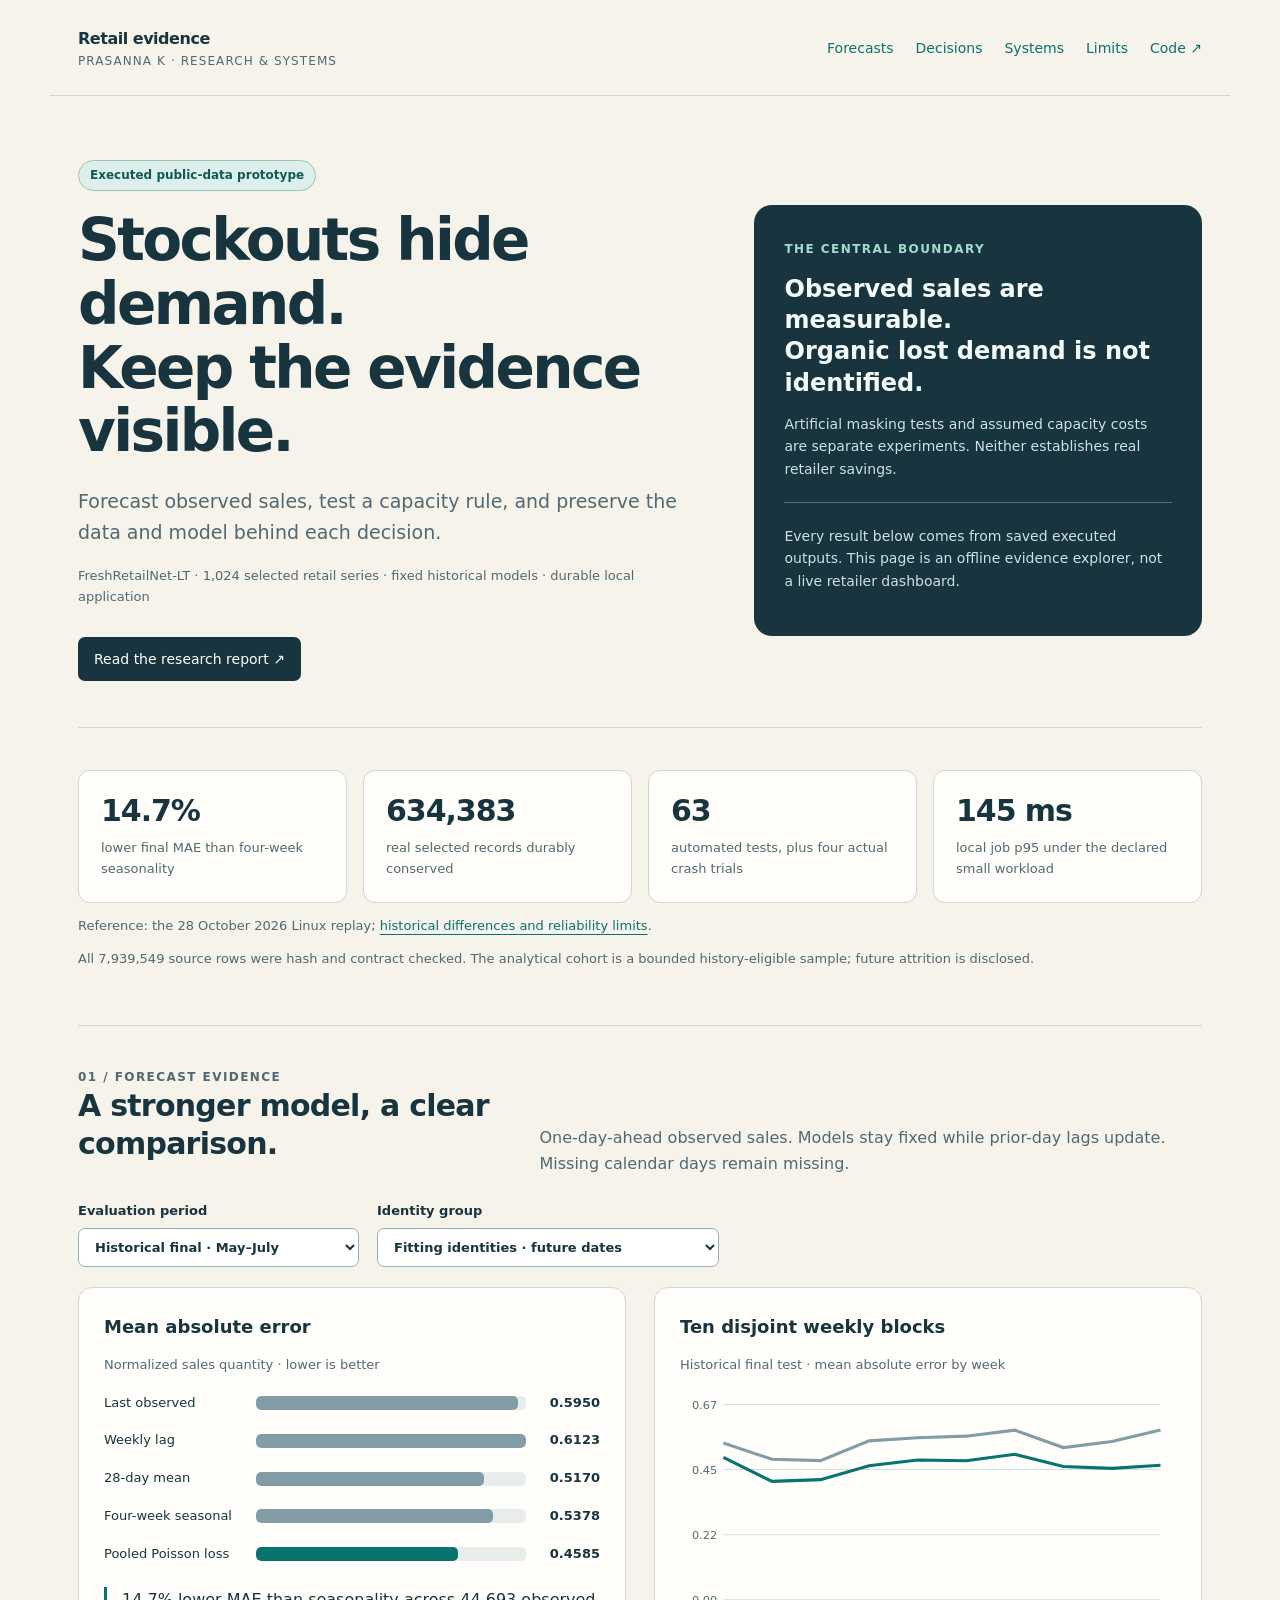
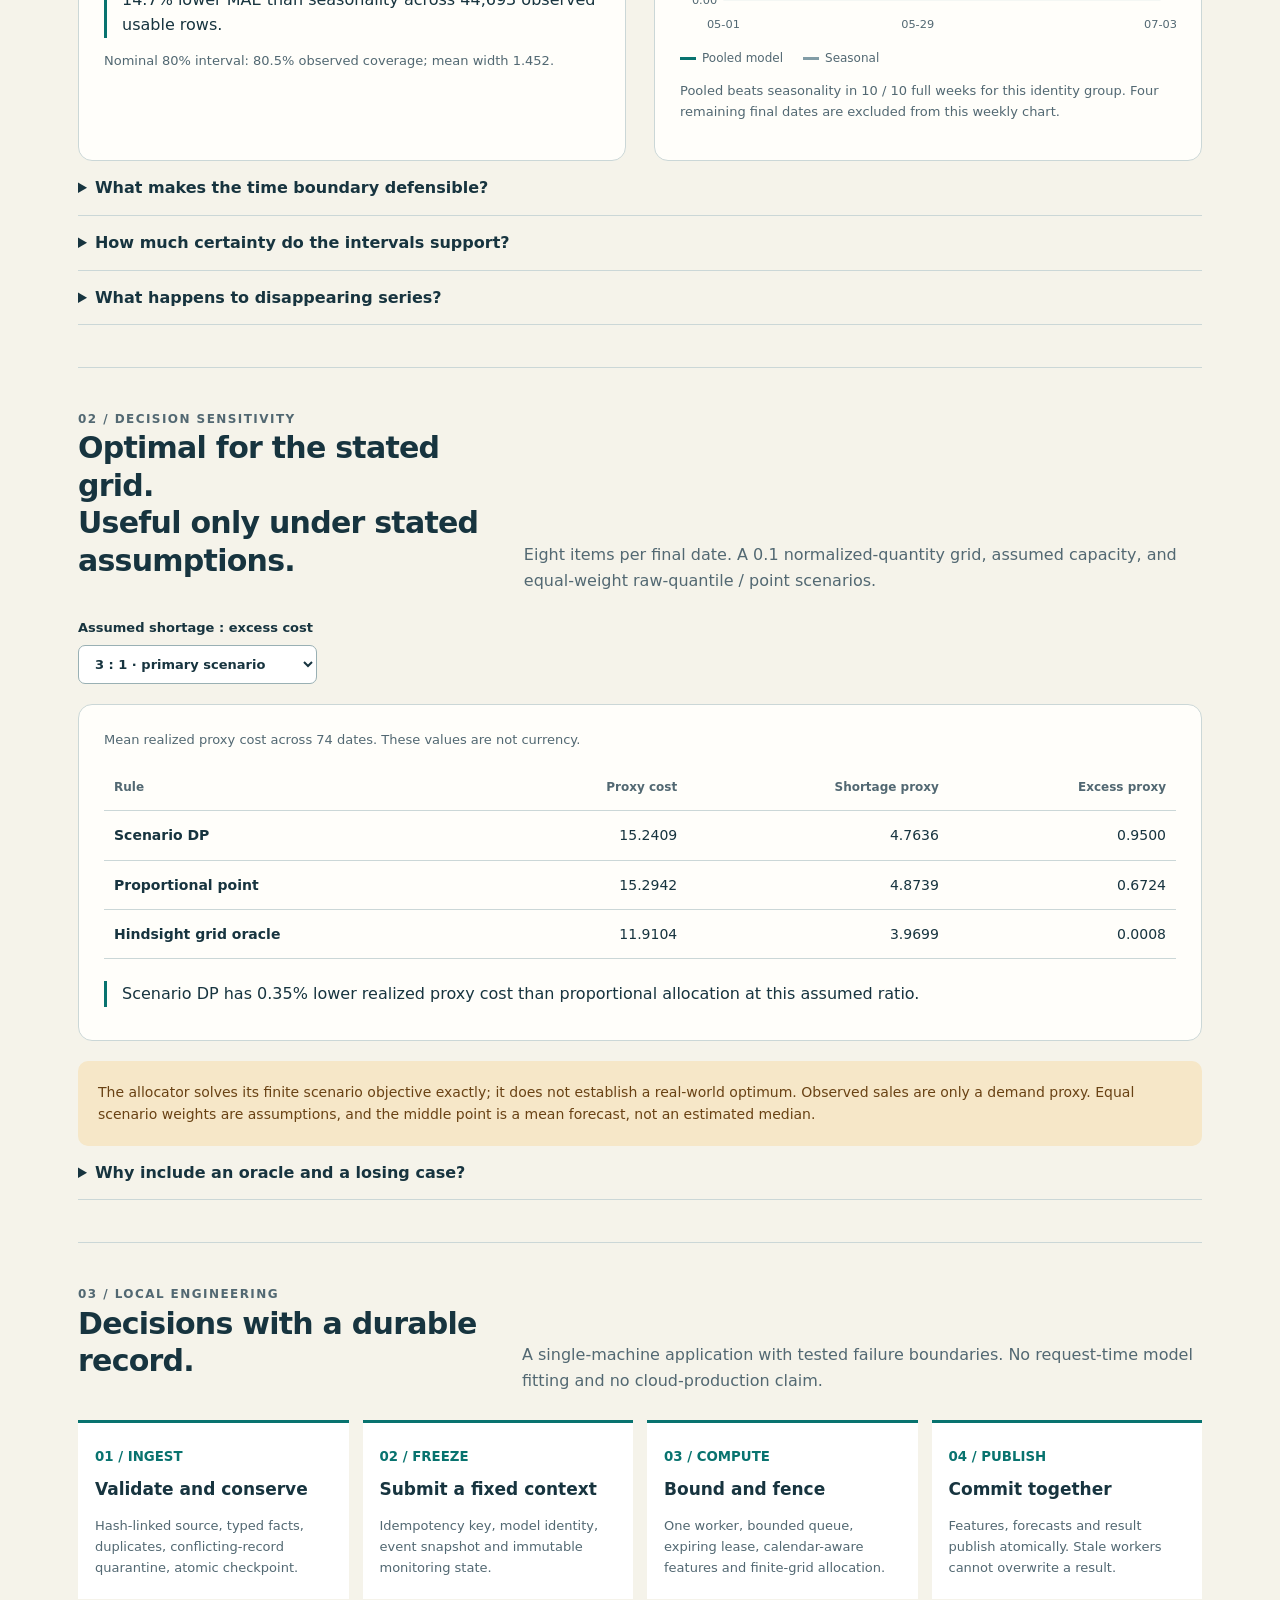
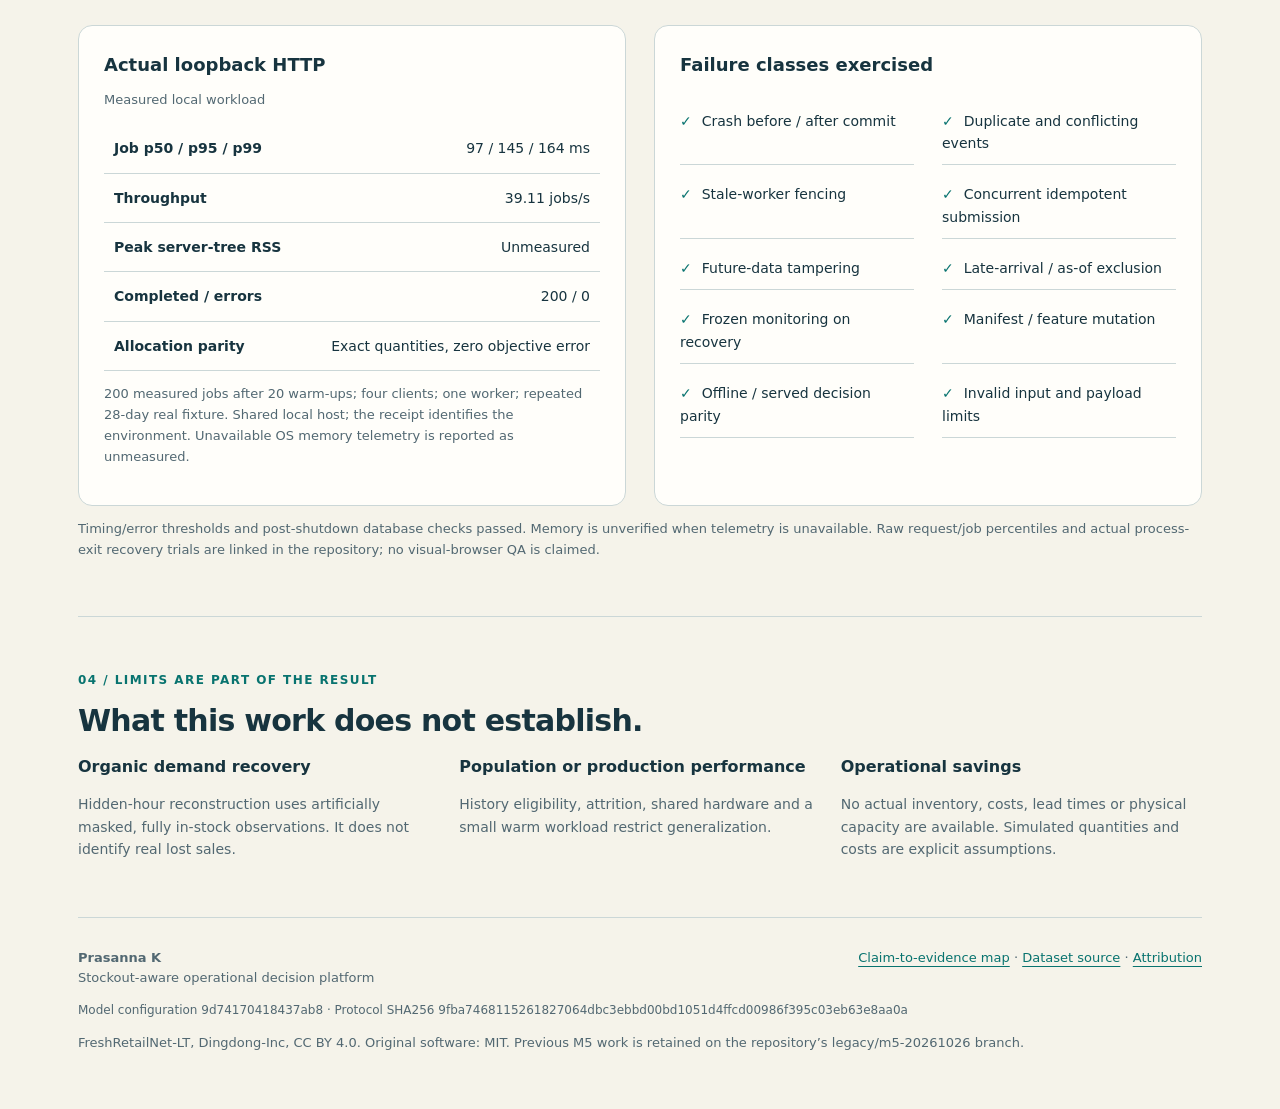
<file: docs/index.html>
<!doctype html>
<html lang="en"><head><meta charset="utf-8"><meta name="viewport" content="width=device-width,initial-scale=1"><meta name="description" content="Executed public-data research on observed retail sales, stockout boundaries and a durable local capacity-decision service."><title>Stockout-aware decisions | Prasanna K</title><style>
:root{--ink:#17343f;--muted:#526872;--paper:#f5f3ea;--panel:#fffefa;--line:#cbd7d7;--teal:#08736f;--soft:#dcefeb;--amber:#8b4e0e;--gold:#f6e7c8}*{box-sizing:border-box}body{margin:0;background:var(--paper);color:var(--ink);font:16px/1.6 system-ui,-apple-system,Segoe UI,sans-serif}a{color:var(--teal);text-underline-offset:4px}a:focus-visible,select:focus-visible,summary:focus-visible{outline:3px solid #a25a14;outline-offset:4px}header,main,footer{max-width:1180px;margin:auto;padding:0 28px}header{display:flex;align-items:center;justify-content:space-between;gap:24px;padding-top:26px;padding-bottom:24px;border-bottom:1px solid var(--line)}.brand{font-weight:750;letter-spacing:-.03em}.brand small{display:block;color:var(--muted);font-size:12px;font-weight:500;letter-spacing:.09em;text-transform:uppercase}nav{display:flex;gap:22px;flex-wrap:wrap;font-size:14px}nav a{text-decoration:none}.skip{position:absolute;left:24px;top:-80px}.skip:focus{top:4px;background:white;padding:10px}section{padding:42px 0;border-bottom:1px solid var(--line)}.hero{padding:64px 0 46px;display:grid;grid-template-columns:1.4fr 1fr;gap:50px;align-items:center}.eyebrow{font-size:12px;font-weight:750;text-transform:uppercase;letter-spacing:.12em;color:var(--teal)}h1{font-size:clamp(35px,5vw,58px);line-height:1.1;letter-spacing:-.045em;margin:18px 0 22px;font-weight:750}h2{font-size:30px;line-height:1.25;letter-spacing:-.025em;margin:0 0 14px}h3{font-size:18px;margin:0 0 10px}.lead{font-size:19px;color:var(--muted);max-width:660px}.badge{display:inline-block;border:1px solid #9ac4bc;background:var(--soft);color:#125951;border-radius:99px;padding:5px 11px;font-size:12px;font-weight:650}.boundary{background:var(--ink);color:#f5fbf8;border-radius:18px;padding:30px}.boundary .eyebrow{color:#a3dbcc}.boundary strong{display:block;font-size:24px;line-height:1.3;margin:14px 0}.boundary p{color:#d0e0e2;font-size:14px}.boundary hr{border:0;border-top:1px solid #537078;margin:22px 0}.statgrid{display:grid;grid-template-columns:repeat(4,1fr);gap:16px}.stat{background:var(--panel);border:1px solid var(--line);border-radius:12px;padding:22px}.stat .value{display:block;font-size:30px;font-weight:750;line-height:1.2;letter-spacing:-.035em}.stat p{font-size:13px;color:var(--muted);margin:9px 0 0}.sectionhead{display:flex;justify-content:space-between;align-items:flex-end;gap:25px;margin-bottom:25px}.sectionhead p{max-width:680px;color:var(--muted);margin:0}.controls{display:flex;gap:18px;flex-wrap:wrap;margin:20px 0}label{font-size:13px;font-weight:700;display:block}select{display:block;margin-top:6px;border:1px solid #99b0b4;background:white;color:var(--ink);padding:10px 34px 10px 12px;border-radius:7px;min-width:190px;font:inherit}.twocol{display:grid;grid-template-columns:1fr 1fr;gap:28px}.panel{background:var(--panel);border:1px solid var(--line);border-radius:14px;padding:25px}.caption{font-size:13px;color:var(--muted)}.barrow{display:grid;grid-template-columns:140px 1fr 62px;gap:12px;align-items:center;margin:17px 0;font-size:13px}.track{background:#e8edeb;border-radius:5px;overflow:hidden;height:14px}.fill{height:100%;background:#829da6;border-radius:5px}.fill.pooled{background:var(--teal)}.number{font-variant-numeric:tabular-nums;text-align:right}.summary{border-left:3px solid var(--teal);padding-left:15px;margin:22px 0 8px}.tablewrap{overflow-x:auto}table{width:100%;border-collapse:collapse;font-size:14px}caption{text-align:left;font-size:13px;color:var(--muted);margin-bottom:14px}th,td{padding:13px 10px;border-bottom:1px solid var(--line);text-align:right}th:first-child,td:first-child{text-align:left}thead th{font-size:12px;color:var(--muted);font-weight:650}tbody th{font-weight:550}.callout{padding:20px;background:var(--gold);border-radius:10px;color:#694214;font-size:14px;margin-top:20px}.pipeline{display:grid;grid-template-columns:repeat(4,1fr);gap:14px;margin:26px 0}.step{border-top:3px solid var(--teal);background:white;padding:20px 17px}.step small{font-weight:750;color:var(--teal)}.step p{font-size:13px;color:var(--muted);margin-bottom:0}.step strong{display:block;font-size:17px;margin:8px 0}.checks{display:grid;grid-template-columns:1fr 1fr;gap:8px 28px;font-size:14px;margin:20px 0}.checks span{padding:10px 0;border-bottom:1px solid var(--line)}.checks span:before{content:'✓';color:var(--teal);font-weight:750;margin-right:10px}.limits{display:grid;grid-template-columns:repeat(3,1fr);gap:20px}.limits h3{font-size:16px}.limits p{font-size:14px;color:var(--muted)}details{border-bottom:1px solid var(--line);padding:14px 0}summary{font-weight:650;cursor:pointer}details p{font-size:14px;color:var(--muted)}svg{width:100%;height:auto;display:block}.legend{display:flex;gap:20px;font-size:12px;color:var(--muted);margin-top:12px}.dot{display:inline-block;width:16px;height:3px;margin-right:6px;vertical-align:middle}footer{padding-top:30px;padding-bottom:42px;font-size:13px;color:var(--muted)}.footgrid{display:flex;justify-content:space-between;gap:24px;flex-wrap:wrap}.button{display:inline-block;text-decoration:none;background:var(--ink);color:white;border-radius:7px;padding:11px 16px;font-size:14px;margin-top:16px}.provenance{font-size:12px;overflow-wrap:anywhere}noscript{display:block;padding:18px;background:#fff1c9}@media(max-width:800px){header{display:block}nav{margin-top:18px}.hero{grid-template-columns:1fr;gap:25px;padding-top:40px}.statgrid,.pipeline{grid-template-columns:1fr 1fr}.twocol,.limits{grid-template-columns:1fr}.sectionhead{display:block}.sectionhead p{margin-top:12px}}@media(max-width:480px){header,main,footer{padding-left:18px;padding-right:18px}.statgrid{grid-template-columns:1fr 1fr;gap:10px}.stat{padding:16px}.stat .value{font-size:26px}.barrow{grid-template-columns:102px 1fr 51px;gap:8px}.pipeline,.checks{grid-template-columns:1fr}.panel{padding:18px}select{min-width:160px}h2{font-size:27px}}@media print{header nav,.controls{display:none}body{background:white}.hero{padding-top:20px}section{break-inside:avoid}.panel{box-shadow:none}}
</style></head><body><a class="skip" href="#main">Skip to evidence</a><header><div class="brand">Retail evidence<small>Prasanna K · research & systems</small></div><nav aria-label="Page sections"><a href="#evidence">Forecasts</a><a href="#decisions">Decisions</a><a href="#systems">Systems</a><a href="#limits">Limits</a><a href="https://github.com/Prasanna-K-123/demand-inventory">Code ↗</a></nav></header><main id="main"><noscript>Interactive filters need JavaScript. The complete research report and aggregate CSV/JSON evidence are available in the linked repository.</noscript><section class="hero"><div><span class="badge">Executed public-data prototype</span><h1>Stockouts hide demand.<br>Keep the evidence visible.</h1><p class="lead">Forecast observed sales, test a capacity rule, and preserve the data and model behind each decision.</p><p class="caption">FreshRetailNet-LT · 1,024 selected retail series · fixed historical models · durable local application</p><a class="button" href="https://github.com/Prasanna-K-123/demand-inventory/blob/main/docs/RESEARCH_REPORT.md">Read the research report ↗</a></div><aside class="boundary" aria-label="Identification boundary"><span class="eyebrow">The central boundary</span><strong>Observed sales are measurable.<br>Organic lost demand is not identified.</strong><p>Artificial masking tests and assumed capacity costs are separate experiments. Neither establishes real retailer savings.</p><hr><p>Every result below comes from saved executed outputs. This page is an offline evidence explorer, not a live retailer dashboard.</p></aside></section><section aria-label="Headline evidence"><div class="statgrid"><div class="stat"><span class="value" id="headline-gain">—</span><p>lower final MAE than four-week seasonality</p></div><div class="stat"><span class="value">634,383</span><p>real selected records durably conserved</p></div><div class="stat"><span class="value" id="headline-tests">—</span><p>automated tests, plus four actual crash trials</p></div><div class="stat"><span class="value" id="headline-p95">—</span><p>local job p95 under the declared small workload</p></div></div><p class="caption">Reference: the 28 October 2026 Linux replay; <a href="https://github.com/Prasanna-K-123/demand-inventory/blob/main/docs/REPRODUCIBILITY.md">historical differences and reliability limits</a>.</p><p class="caption">All 7,939,549 source rows were hash and contract checked. The analytical cohort is a bounded history-eligible sample; future attrition is disclosed.</p></section><section id="evidence"><div class="sectionhead"><div><p class="eyebrow">01 / Forecast evidence</p><h2>A stronger model, a clear comparison.</h2></div><p>One-day-ahead observed sales. Models stay fixed while prior-day lags update. Missing calendar days remain missing.</p></div><div class="controls"><label for="split">Evaluation period<select id="split"><option value="final">Historical final · May–July</option><option value="official_external">Official external · seven days</option></select></label><label for="identity">Identity group<select id="identity"><option value="fitting_identities">Fitting identities · future dates</option><option value="transfer_holdout">Held-out identities · history available</option></select></label></div><div class="twocol"><article class="panel"><h3>Mean absolute error</h3><p class="caption">Normalized sales quantity · lower is better</p><div id="bars"></div><p class="summary" id="forecast-summary" aria-live="polite"></p><p class="caption" id="coverage-summary"></p></article><article class="panel"><h3>Ten disjoint weekly blocks</h3><p class="caption">Historical final test · mean absolute error by week</p><div id="weekly-chart"></div><div class="legend"><span><i class="dot" style="background:#08736f"></i>Pooled model</span><span><i class="dot" style="background:#829da6"></i>Seasonal</span></div><p class="caption" id="weekly-summary"></p></article></div><details><summary>What makes the time boundary defensible?</summary><p>Fit ends 2024-12-31; validation selects the point model in January–February; interval calibration uses March–April; final scoring begins May 1. The external July 14–20 week is a short additional check. Future realized weather, discounts, activity and stock status are excluded. Model identity binds configuration and serving implementation, and each job freezes both its event and monitoring context.</p></details><details><summary>How much certainty do the intervals support?</summary><p id="uncertainty"></p></details><details><summary>What happens to disappearing series?</summary><p>The original cohort is preserved. Only 656 of 1,024 selected identities appear in the external week. Errors condition on observed, usable rows; neither missing days nor disappeared products are fabricated as zero sales. Held-out identities have historical lags, so this is transfer with history, not cold start.</p></details></section><section id="decisions"><div class="sectionhead"><div><p class="eyebrow">02 / Decision sensitivity</p><h2>Optimal for the stated grid.<br>Useful only under stated assumptions.</h2></div><p>Eight items per final date. A 0.1 normalized-quantity grid, assumed capacity, and equal-weight raw-quantile / point scenarios.</p></div><div class="controls"><label for="cost">Assumed shortage : excess cost<select id="cost"><option value="3">3 : 1 · primary scenario</option><option value="1">1 : 1 · sensitivity</option><option value="5">5 : 1 · sensitivity</option></select></label></div><div class="panel tablewrap"><table><caption>Mean realized proxy cost across 74 dates. These values are not currency.</caption><thead><tr><th scope="col">Rule</th><th scope="col">Proxy cost</th><th scope="col">Shortage proxy</th><th scope="col">Excess proxy</th></tr></thead><tbody id="cost-table"></tbody></table><p class="summary" id="decision-summary" aria-live="polite"></p></div><div class="callout">The allocator solves its finite scenario objective exactly; it does not establish a real-world optimum. Observed sales are only a demand proxy. Equal scenario weights are assumptions, and the middle point is a mean forecast, not an estimated median.</div><details><summary>Why include an oracle and a losing case?</summary><p>The hindsight grid oracle uses future observed sales and is unattainable prospectively. It is a same-grid lower bound, not an implementable competitor. The scenario rule loses to proportional allocation at the 1 : 1 cost ratio. That sensitivity is part of the result.</p></details></section><section id="systems"><div class="sectionhead"><div><p class="eyebrow">03 / Local engineering</p><h2>Decisions with a durable record.</h2></div><p>A single-machine application with tested failure boundaries. No request-time model fitting and no cloud-production claim.</p></div><div class="pipeline"><div class="step"><small>01 / INGEST</small><strong>Validate and conserve</strong><p>Hash-linked source, typed facts, duplicates, conflicting-record quarantine, atomic checkpoint.</p></div><div class="step"><small>02 / FREEZE</small><strong>Submit a fixed context</strong><p>Idempotency key, model identity, event snapshot and immutable monitoring state.</p></div><div class="step"><small>03 / COMPUTE</small><strong>Bound and fence</strong><p>One worker, bounded queue, expiring lease, calendar-aware features and finite-grid allocation.</p></div><div class="step"><small>04 / PUBLISH</small><strong>Commit together</strong><p>Features, forecasts and result publish atomically. Stale workers cannot overwrite a result.</p></div></div><div class="twocol"><article class="panel"><h3>Actual loopback HTTP</h3><div id="benchmark-table"></div><p class="caption">200 measured jobs after 20 warm-ups; four clients; one worker; repeated 28-day real fixture. Shared local host; the receipt identifies the environment. Unavailable OS memory telemetry is reported as unmeasured.</p></article><article class="panel"><h3>Failure classes exercised</h3><div class="checks"><span>Crash before / after commit</span><span>Duplicate and conflicting events</span><span>Stale-worker fencing</span><span>Concurrent idempotent submission</span><span>Future-data tampering</span><span>Late-arrival / as-of exclusion</span><span>Frozen monitoring on recovery</span><span>Manifest / feature mutation</span><span>Offline / served decision parity</span><span>Invalid input and payload limits</span></div></article></div><p class="caption">Timing/error thresholds and post-shutdown database checks passed. Memory is unverified when telemetry is unavailable. Raw request/job percentiles and actual process-exit recovery trials are linked in the repository; no visual-browser QA is claimed.</p></section><section id="limits"><p class="eyebrow">04 / Limits are part of the result</p><h2>What this work does not establish.</h2><div class="limits"><article><h3>Organic demand recovery</h3><p>Hidden-hour reconstruction uses artificially masked, fully in-stock observations. It does not identify real lost sales.</p></article><article><h3>Population or production performance</h3><p>History eligibility, attrition, shared hardware and a small warm workload restrict generalization.</p></article><article><h3>Operational savings</h3><p>No actual inventory, costs, lead times or physical capacity are available. Simulated quantities and costs are explicit assumptions.</p></article></div></section></main><footer><div class="footgrid"><div><strong>Prasanna K</strong><br>Stockout-aware operational decision platform</div><div><a href="https://github.com/Prasanna-K-123/demand-inventory/blob/main/docs/CLAIM_MAP.md">Claim-to-evidence map</a> · <a href="https://huggingface.co/datasets/Dingdong-Inc/FreshRetailNet-LT">Dataset source</a> · <a href="https://github.com/Prasanna-K-123/demand-inventory/blob/main/DATA_LICENSE.md">Attribution</a></div></div><p class="provenance" id="provenance"></p><p>FreshRetailNet-LT, Dingdong-Inc, CC BY 4.0. Original software: MIT. Previous M5 work is retained on the repository’s legacy/m5-20261026 branch.</p></footer><script id="evidence-data" type="application/json">{"summary":{"project_id":"stockout-decision-platform","title":"Stockout-aware operational decision platform","maturity":"executed local research prototype; bounded verification and limitations recorded","repository_url":"https://github.com/Prasanna-K-123/demand-inventory","pages_url":"https://prasanna-k-123.github.io/demand-inventory/","source":{"name":"Dingdong-Inc/FreshRetailNet-LT","url":"https://huggingface.co/datasets/Dingdong-Inc/FreshRetailNet-LT","license":"CC-BY-4.0","rows_audited":7939549,"selected_series":1024,"selected_rows":634383,"fit_rows":356925,"transfer_holdout_identities":193,"hashes":["e744c537ed16a8254c50f8456de7c5614866d4d8b6787e3cc3b67be02ea2f1e3","370ca7f995d2a059744e1659eb681e60db694bec2f80a84252426afdd2b6d626"]},"primary":{"task":"rolling one-day observed normalized-sales forecasting","final_rows":44693,"model":"pooled_poisson","mae":0.4585390936654102,"seasonal_mae":0.5378144209756934,"best_simple_mae":0.5169869702248852,"relative_mae_reduction_vs_seasonal":0.14740275496232202,"relative_mae_reduction_vs_best_simple":0.11305483489081092,"wape":0.2963668900535254,"interval_coverage80":0.8045107734992057,"weekly_blocks":10,"weekly_wins_vs_seasonal":10},"uncertainty":{"block_days":7,"ci95_percentile":[-0.09272447471901392,-0.06970050253282863],"daily_average_mae_difference_pooled_minus_seasonal":-0.08021049468206086,"dates":74,"interpretation":"exploratory paired moving-block bootstrap; not an IID or causal guarantee","replicates":500},"secondary":{"artificial_masking":"Learned hourly-share scaling improves conditional artificial reconstruction; no organic-demand identification","allocation":"Exact finite-grid scenarios; slightly lower proxy cost at shortage weights 3/5, worse at 1; no retailer-savings claim","policy_id":"raw-quantile-point-grid-v1"},"systems":{"automated_tests":63,"test_failures":0,"durable_records":634383,"crash_publication_trials":4,"crash_equivalence":true,"http_measured_jobs":200,"http_errors":0,"job_p95_ms":144.7115238481274,"jobs_per_second":39.110754619893484,"peak_server_tree_rss_mb":null,"forecast_parity_error":0.0,"allocation_parity":true,"receipt":"artifacts/benchmark.json","performance_model_version":"9d74170418437ab8","current_http_smoke":"artifacts/http_smoke.json"},"model_version":"9d74170418437ab8","served_configuration_sha256":"9d74170418437ab8df83f2586e3ca42b183b9233cc8109f13053807b7a92f630","protocol_sha256":"9fba7468115261827064dbc3ebbd00bd1051d4ffcd00986f395c03eb63e8aa0a","limits":["Normalized quantities, not money or physical units","Organic latent demand is unidentified","History-eligible sample with substantial attrition","Synthetic arrivals and assumed costs/capacity","Temporal dependence limits coverage and bootstrap claims","Loopback-only single machine; no visual-browser QA or production claim"],"paths":{"explorer":"explorer/index.html","code":"src/stockout","readme":"README.md","scientific_report":"docs/RESEARCH_REPORT.md","claims":"docs/CLAIM_MAP.md","api_demo":"scripts/demo_client.py","independent_review":"artifacts/review_status.json","systems":"docs/SYSTEM_DESIGN.md"},"legacy":{"branch":"legacy/m5-20261026","commit":"43c6f6193c0e7ccaf617fcd2a9283bddbc26df88"},"independent_review":{"status":"accepted within the bounded local prototype scope","review_date":"2026-10-28","review_type":"independent agent technical review","serving_version":"9d74170418437ab8","scopes":["Actual ledger, benchmark, numerical comparator, precision probe and generated documentation inspection","Independent read-only reopening of all three final load databases: 663 result hashes and 666 feature hashes checked","Independent original/current comparison of all nine numerical reference files","Nineteen distinct new setup, durability and numerical gate tests executed independently across two review passes","Actual full/public JUnit counts and public-package hashes inspected"],"closed_findings":[{"id":"DR1","finding":"Ambiguous CSV headers/width could collapse before comparison","resolution":"Malformed headers and row widths now rejected; regression tests executed"},{"id":"DR2","finding":"Artifact-free test count could be confused with total fitted-artifact count","resolution":"Fresh public XML confirms 57 passed and six model-dependent skips; package derives counts from receipt"},{"id":"DR3","finding":"Unavailable RAM rendered as None GiB","resolution":"Generated documentation renders unmeasured telemetry"}],"not_claimed":["Proof of the original WAL corruption cause","Universal Windows/Linux numerical identity","Reviewer repeated the full source acquisition or model fit","Visual browser QA","External employer approval","Production or power-loss certification"],"historical_review_20261026":{"status":"passed","review_type":"independent AI-agent technical review","scopes":["scientific recomputation and source/actual-database audit","targeted expired-failure fencing reproduction and repair verification","artifact and local-link concordance","public staging tests:38 passed,6 explicit fitted-artifact skips","public allowlist and secret-pattern review"],"not_claimed":["visual browser QA","external employer validation","production impact","new model fits"],"serving_version":"47ae70b6ffe5eb2d","source_fits_unchanged":true}},"private_defense_excluded_from_repository":true},"metrics":[{"split":"calibration","identity_split":"fitting_identities","stratum":"all_observed","model":"last_observation","n":44553,"mae":0.5043145018292821,"rmse":0.7455624157213895,"wape":0.3626815839331748},{"split":"calibration","identity_split":"fitting_identities","stratum":"all_observed","model":"lag_7_fallback_mean_28","n":44553,"mae":0.5159881713913765,"rmse":0.7829290288870446,"wape":0.3710767915897774},{"split":"calibration","identity_split":"fitting_identities","stratum":"all_observed","model":"mean_28","n":44553,"mae":0.4395996510576086,"rmse":0.6548757780077573,"wape":0.3161414100997148},{"split":"calibration","identity_split":"fitting_identities","stratum":"all_observed","model":"seasonal_4week_fallback_mean_28","n":44553,"mae":0.4523260854113827,"rmse":0.6771097751509305,"wape":0.3252937215095716},{"split":"calibration","identity_split":"fitting_identities","stratum":"all_observed","model":"pooled_poisson","n":44553,"mae":0.3855048111980416,"rmse":0.5681762473112504,"wape":0.2772386973446479},{"split":"calibration","identity_split":"transfer_holdout","stratum":"all_observed","model":"last_observation","n":10360,"mae":0.5637944015444015,"rmse":0.8701350612999541,"wape":0.343637943461421},{"split":"calibration","identity_split":"transfer_holdout","stratum":"all_observed","model":"lag_7_fallback_mean_28","n":10360,"mae":0.5709058880308879,"rmse":0.9023533964179594,"wape":0.3479724607685735},{"split":"calibration","identity_split":"transfer_holdout","stratum":"all_observed","model":"mean_28","n":10360,"mae":0.4785446406898413,"rmse":0.7415792712897336,"wape":0.2916774195179567},{"split":"calibration","identity_split":"transfer_holdout","stratum":"all_observed","model":"seasonal_4week_fallback_mean_28","n":10360,"mae":0.4915983268983269,"rmse":0.7547971990441533,"wape":0.2996337629491559},{"split":"calibration","identity_split":"transfer_holdout","stratum":"all_observed","model":"pooled_poisson","n":10360,"mae":0.4263367372199412,"rmse":0.6563275557553329,"wape":0.259856215668319},{"split":"final","identity_split":"fitting_identities","stratum":"all_observed","model":"last_observation","n":44693,"mae":0.5950085024500481,"rmse":0.8948558641154993,"wape":0.3845709599522168},{"split":"final","identity_split":"fitting_identities","stratum":"all_observed","model":"lag_7_fallback_mean_28","n":44693,"mae":0.6122843295508524,"rmse":0.9438531816513054,"wape":0.3957368195740003},{"split":"final","identity_split":"fitting_identities","stratum":"all_observed","model":"mean_28","n":44693,"mae":0.5169869702248852,"rmse":0.7759709021952363,"wape":0.3341434191335162},{"split":"final","identity_split":"fitting_identities","stratum":"all_observed","model":"seasonal_4week_fallback_mean_28","n":44693,"mae":0.5378144209756934,"rmse":0.8160072026954421,"wape":0.3476047943838106},{"split":"final","identity_split":"fitting_identities","stratum":"all_observed","model":"pooled_poisson","n":44693,"mae":0.4585390936654102,"rmse":0.6937073508209292,"wape":0.2963668900535254},{"split":"final","identity_split":"transfer_holdout","stratum":"all_observed","model":"last_observation","n":10435,"mae":0.6929158600862482,"rmse":1.134628330044989,"wape":0.3795830536778426},{"split":"final","identity_split":"transfer_holdout","stratum":"all_observed","model":"lag_7_fallback_mean_28","n":10435,"mae":0.7285548634403449,"rmse":1.273059443513058,"wape":0.3991062923600963},{"split":"final","identity_split":"transfer_holdout","stratum":"all_observed","model":"mean_28","n":10435,"mae":0.6218438843806778,"rmse":1.0463803045022273,"wape":0.3406494412102627},{"split":"final","identity_split":"transfer_holdout","stratum":"all_observed","model":"seasonal_4week_fallback_mean_28","n":10435,"mae":0.6454285976681042,"rmse":1.1150389510399572,"wape":0.3535692746351223},{"split":"final","identity_split":"transfer_holdout","stratum":"all_observed","model":"pooled_poisson","n":10435,"mae":0.5492265936548688,"rmse":0.91518445394292,"wape":0.3008692968214717},{"split":"official_external","identity_split":"fitting_identities","stratum":"all_observed","model":"last_observation","n":3717,"mae":0.5890244821092278,"rmse":0.8366078374373235,"wape":0.3394843766765634},{"split":"official_external","identity_split":"fitting_identities","stratum":"all_observed","model":"lag_7_fallback_mean_28","n":3717,"mae":0.5671716437987624,"rmse":0.8238053962629924,"wape":0.3268894889974018},{"split":"official_external","identity_split":"fitting_identities","stratum":"all_observed","model":"mean_28","n":3717,"mae":0.4828551251008878,"rmse":0.6792319051164231,"wape":0.2782936467818354},{"split":"official_external","identity_split":"fitting_identities","stratum":"all_observed","model":"seasonal_4week_fallback_mean_28","n":3717,"mae":0.4901746031746032,"rmse":0.6955576354503289,"wape":0.2825122294162194},{"split":"official_external","identity_split":"fitting_identities","stratum":"all_observed","model":"pooled_poisson","n":3717,"mae":0.4318034937334739,"rmse":0.6126146514756653,"wape":0.2488700289535456},{"split":"official_external","identity_split":"transfer_holdout","stratum":"all_observed","model":"last_observation","n":875,"mae":0.6198617142857141,"rmse":0.8806302957054598,"wape":0.3323095303740464},{"split":"official_external","identity_split":"transfer_holdout","stratum":"all_observed","model":"lag_7_fallback_mean_28","n":875,"mae":0.6058365714285714,"rmse":0.8674566983017489,"wape":0.3247906136078178},{"split":"official_external","identity_split":"transfer_holdout","stratum":"all_observed","model":"mean_28","n":875,"mae":0.5082050204081633,"rmse":0.7020148646655356,"wape":0.2724500768049155},{"split":"official_external","identity_split":"transfer_holdout","stratum":"all_observed","model":"seasonal_4week_fallback_mean_28","n":875,"mae":0.5226054285714287,"rmse":0.7253056632009904,"wape":0.2801701743099593},{"split":"official_external","identity_split":"transfer_holdout","stratum":"all_observed","model":"pooled_poisson","n":875,"mae":0.4516500536089103,"rmse":0.6405470027683278,"wape":0.2421308071609818},{"split":"validation","identity_split":"fitting_identities","stratum":"all_observed","model":"last_observation","n":44856,"mae":0.512497124130551,"rmse":0.7700217576731158,"wape":0.4278819992998975},{"split":"validation","identity_split":"fitting_identities","stratum":"all_observed","model":"lag_7_fallback_mean_28","n":44856,"mae":0.5571395831740936,"rmse":0.833537855015338,"wape":0.4651538272377045},{"split":"validation","identity_split":"fitting_identities","stratum":"all_observed","model":"mean_28","n":44856,"mae":0.4847534710377873,"rmse":0.7003715152298677,"wape":0.404718923461465},{"split":"validation","identity_split":"fitting_identities","stratum":"all_observed","model":"seasonal_4week_fallback_mean_28","n":44856,"mae":0.5144187288211164,"rmse":0.7484223847503791,"wape":0.4294863401208496},{"split":"validation","identity_split":"fitting_identities","stratum":"all_observed","model":"pooled_poisson","n":44856,"mae":0.4264321266396654,"rmse":0.6259152607017171,"wape":0.35602664350914},{"split":"validation","identity_split":"transfer_holdout","stratum":"all_observed","model":"last_observation","n":10425,"mae":0.566176690647482,"rmse":0.8926823214348977,"wape":0.4157779726837503},{"split":"validation","identity_split":"transfer_holdout","stratum":"all_observed","model":"lag_7_fallback_mean_28","n":10425,"mae":0.623189188078109,"rmse":0.9612397320306196,"wape":0.4576457164303799},{"split":"validation","identity_split":"transfer_holdout","stratum":"all_observed","model":"mean_28","n":10425,"mae":0.5318729825122455,"rmse":0.7902526401900537,"wape":0.3905866738196222},{"split":"validation","identity_split":"transfer_holdout","stratum":"all_observed","model":"seasonal_4week_fallback_mean_28","n":10425,"mae":0.5602955475619503,"rmse":0.8384013446114474,"wape":0.4114590916885454},{"split":"validation","identity_split":"transfer_holdout","stratum":"all_observed","model":"pooled_poisson","n":10425,"mae":0.4698753422673926,"rmse":0.7126980552671184,"wape":0.3450580365620508}],"intervals":[{"coverage80":0.8000359122842458,"evaluation_role":"in-sample calibration diagnostic","identity_split":"fitting_identities","mean_width":1.2286343565134459,"n":44553,"pinball10_raw":0.08325288746993986,"pinball90_raw":0.09087783195005299,"split":"calibration"},{"coverage80":0.8006756756756757,"evaluation_role":"in-sample calibration diagnostic","identity_split":"transfer_holdout","mean_width":1.3598800981636614,"n":10360,"pinball10_raw":0.09271926767691548,"pinball90_raw":0.10138760649414785,"split":"calibration"},{"coverage80":0.8045107734992057,"evaluation_role":"held-out temporal evaluation","identity_split":"fitting_identities","mean_width":1.4521490671396204,"n":44693,"pinball10_raw":0.10482959245199568,"pinball90_raw":0.1071274736866713,"split":"final"},{"coverage80":0.8020124580737902,"evaluation_role":"held-out temporal evaluation","identity_split":"transfer_holdout","mean_width":1.6899174625051896,"n":10435,"pinball10_raw":0.12546451179329432,"pinball90_raw":0.12738253552237933,"split":"final"},{"coverage80":0.8375033629270917,"evaluation_role":"held-out temporal evaluation","identity_split":"fitting_identities","mean_width":1.506864451528303,"n":3717,"pinball10_raw":0.10358918908259722,"pinball90_raw":0.09653427688249795,"split":"official_external"},{"coverage80":0.832,"evaluation_role":"held-out temporal evaluation","identity_split":"transfer_holdout","mean_width":1.5725684286728496,"n":875,"pinball10_raw":0.11490460488507587,"pinball90_raw":0.09878688839212425,"split":"official_external"},{"coverage80":null,"evaluation_role":"raw quantile validation only; CQR calibration unavailable as-of","identity_split":"fitting_identities","mean_width":null,"n":44856,"pinball10_raw":0.08430923945382632,"pinball90_raw":0.10700933593942345,"split":"validation"},{"coverage80":null,"evaluation_role":"raw quantile validation only; CQR calibration unavailable as-of","identity_split":"transfer_holdout","mean_width":null,"n":10425,"pinball10_raw":0.09207348056388275,"pinball90_raw":0.1168629953767343,"split":"validation"}],"decisions":[{"days":74,"mean_excess":5.933691976206073e-16,"mean_proxy_cost":3.970391891891892,"mean_shortage":3.9703918918918917,"policy":"hindsight_grid_oracle","shortage_weight":1.0},{"days":74,"mean_excess":0.6724459459459461,"mean_proxy_cost":5.546364864864865,"mean_shortage":4.8739189189189185,"policy":"proportional_point","shortage_weight":1.0},{"days":74,"mean_excess":0.9500000000000002,"mean_proxy_cost":5.713635135135135,"mean_shortage":4.763635135135135,"policy":"scenario_dp","shortage_weight":1.0},{"days":74,"mean_excess":0.0,"mean_proxy_cost":16.375797297297296,"mean_shortage":16.375797297297296,"policy":"zero_capacity","shortage_weight":1.0},{"days":74,"mean_excess":0.0008108108108114049,"mean_proxy_cost":11.910364864864864,"mean_shortage":3.9698513513513514,"policy":"hindsight_grid_oracle","shortage_weight":3.0},{"days":74,"mean_excess":0.6724459459459461,"mean_proxy_cost":15.294202702702702,"mean_shortage":4.8739189189189185,"policy":"proportional_point","shortage_weight":3.0},{"days":74,"mean_excess":0.9500000000000002,"mean_proxy_cost":15.240905405405405,"mean_shortage":4.763635135135135,"policy":"scenario_dp","shortage_weight":3.0},{"days":74,"mean_excess":0.0,"mean_proxy_cost":49.1273918918919,"mean_shortage":16.375797297297296,"policy":"zero_capacity","shortage_weight":3.0},{"days":74,"mean_excess":0.0008108108108114049,"mean_proxy_cost":19.850067567567567,"mean_shortage":3.9698513513513514,"policy":"hindsight_grid_oracle","shortage_weight":5.0},{"days":74,"mean_excess":0.6724459459459461,"mean_proxy_cost":25.04204054054054,"mean_shortage":4.8739189189189185,"policy":"proportional_point","shortage_weight":5.0},{"days":74,"mean_excess":0.9500000000000002,"mean_proxy_cost":24.76817567567567,"mean_shortage":4.763635135135135,"policy":"scenario_dp","shortage_weight":5.0},{"days":74,"mean_excess":0.0,"mean_proxy_cost":81.87898648648648,"mean_shortage":16.375797297297296,"policy":"zero_capacity","shortage_weight":5.0}],"weekly":[{"identity_split":"fitting_identities","block":0,"start":"2025-05-01","end":"2025-05-07","observed_dates":7,"full_seven_day_block":true,"rows":4734,"model":"last_observation","mae":0.594674693705112,"wape":0.398569945437121},{"identity_split":"fitting_identities","block":0,"start":"2025-05-01","end":"2025-05-07","observed_dates":7,"full_seven_day_block":true,"rows":4734,"model":"lag_7_fallback_mean_28","mae":0.6031812420785805,"wape":0.4042713054528759},{"identity_split":"fitting_identities","block":0,"start":"2025-05-01","end":"2025-05-07","observed_dates":7,"full_seven_day_block":true,"rows":4734,"model":"mean_28","mae":0.4658120750256354,"wape":0.3122021086355228},{"identity_split":"fitting_identities","block":0,"start":"2025-05-01","end":"2025-05-07","observed_dates":7,"full_seven_day_block":true,"rows":4734,"model":"seasonal_4week_fallback_mean_28","mae":0.5378958773412196,"wape":0.3605149718865518},{"identity_split":"fitting_identities","block":0,"start":"2025-05-01","end":"2025-05-07","observed_dates":7,"full_seven_day_block":true,"rows":4734,"model":"pooled_poisson","mae":0.4887805710444831,"wape":0.3275963271921719},{"identity_split":"fitting_identities","block":1,"start":"2025-05-08","end":"2025-05-14","observed_dates":7,"full_seven_day_block":true,"rows":4739,"model":"last_observation","mae":0.5373006963494408,"wape":0.3474930252825745},{"identity_split":"fitting_identities","block":1,"start":"2025-05-08","end":"2025-05-14","observed_dates":7,"full_seven_day_block":true,"rows":4739,"model":"lag_7_fallback_mean_28","mae":0.6409943025954843,"wape":0.4145556685691249},{"identity_split":"fitting_identities","block":1,"start":"2025-05-08","end":"2025-05-14","observed_dates":7,"full_seven_day_block":true,"rows":4739,"model":"mean_28","mae":0.4543281676700257,"wape":0.2938314998052213},{"identity_split":"fitting_identities","block":1,"start":"2025-05-08","end":"2025-05-14","observed_dates":7,"full_seven_day_block":true,"rows":4739,"model":"seasonal_4week_fallback_mean_28","mae":0.4826128226770767,"wape":0.3121242740455171},{"identity_split":"fitting_identities","block":1,"start":"2025-05-08","end":"2025-05-14","observed_dates":7,"full_seven_day_block":true,"rows":4739,"model":"pooled_poisson","mae":0.4063968298095038,"wape":0.2628324601386848},{"identity_split":"fitting_identities","block":2,"start":"2025-05-15","end":"2025-05-21","observed_dates":7,"full_seven_day_block":true,"rows":4570,"model":"last_observation","mae":0.5408402625820569,"wape":0.3496806435740077},{"identity_split":"fitting_identities","block":2,"start":"2025-05-15","end":"2025-05-21","observed_dates":7,"full_seven_day_block":true,"rows":4570,"model":"lag_7_fallback_mean_28","mae":0.5441473934869352,"wape":0.3518188713340496},{"identity_split":"fitting_identities","block":2,"start":"2025-05-15","end":"2025-05-21","observed_dates":7,"full_seven_day_block":true,"rows":4570,"model":"mean_28","mae":0.4614140784552614,"wape":0.2983275896251597},{"identity_split":"fitting_identities","block":2,"start":"2025-05-15","end":"2025-05-21","observed_dates":7,"full_seven_day_block":true,"rows":4570,"model":"seasonal_4week_fallback_mean_28","mae":0.4775851568198395,"wape":0.3087830114586136},{"identity_split":"fitting_identities","block":2,"start":"2025-05-15","end":"2025-05-21","observed_dates":7,"full_seven_day_block":true,"rows":4570,"model":"pooled_poisson","mae":0.4123284049719075,"wape":0.2665912136904657},{"identity_split":"fitting_identities","block":3,"start":"2025-05-22","end":"2025-05-28","observed_dates":7,"full_seven_day_block":true,"rows":4406,"model":"last_observation","mae":0.5727666817975489,"wape":0.4021513642272832},{"identity_split":"fitting_identities","block":3,"start":"2025-05-22","end":"2025-05-28","observed_dates":7,"full_seven_day_block":true,"rows":4406,"model":"lag_7_fallback_mean_28","mae":0.5903059464366772,"wape":0.4144660456260555},{"identity_split":"fitting_identities","block":3,"start":"2025-05-22","end":"2025-05-28","observed_dates":7,"full_seven_day_block":true,"rows":4406,"model":"mean_28","mae":0.5251382314188228,"wape":0.3687104415888985},{"identity_split":"fitting_identities","block":3,"start":"2025-05-22","end":"2025-05-28","observed_dates":7,"full_seven_day_block":true,"rows":4406,"model":"seasonal_4week_fallback_mean_28","mae":0.5456337759116356,"wape":0.3831007883746059},{"identity_split":"fitting_identities","block":3,"start":"2025-05-22","end":"2025-05-28","observed_dates":7,"full_seven_day_block":true,"rows":4406,"model":"pooled_poisson","mae":0.4602238415896532,"wape":0.3231327024196891},{"identity_split":"fitting_identities","block":4,"start":"2025-05-29","end":"2025-06-04","observed_dates":7,"full_seven_day_block":true,"rows":4210,"model":"last_observation","mae":0.5709427553444181,"wape":0.4009785290135571},{"identity_split":"fitting_identities","block":4,"start":"2025-05-29","end":"2025-06-04","observed_dates":7,"full_seven_day_block":true,"rows":4210,"model":"lag_7_fallback_mean_28","mae":0.6414574821852732,"wape":0.4505016925492467},{"identity_split":"fitting_identities","block":4,"start":"2025-05-29","end":"2025-06-04","observed_dates":7,"full_seven_day_block":true,"rows":4210,"model":"mean_28","mae":0.5371534133284017,"wape":0.3772479526447493},{"identity_split":"fitting_identities","block":4,"start":"2025-05-29","end":"2025-06-04","observed_dates":7,"full_seven_day_block":true,"rows":4210,"model":"seasonal_4week_fallback_mean_28","mae":0.5562111638954869,"wape":0.3906323921829781},{"identity_split":"fitting_identities","block":4,"start":"2025-05-29","end":"2025-06-04","observed_dates":7,"full_seven_day_block":true,"rows":4210,"model":"pooled_poisson","mae":0.4796139417476709,"wape":0.3368374343245008},{"identity_split":"fitting_identities","block":5,"start":"2025-06-05","end":"2025-06-11","observed_dates":7,"full_seven_day_block":true,"rows":4061,"model":"last_observation","mae":0.6494075350898794,"wape":0.3943272371028646},{"identity_split":"fitting_identities","block":5,"start":"2025-06-05","end":"2025-06-11","observed_dates":7,"full_seven_day_block":true,"rows":4061,"model":"lag_7_fallback_mean_28","mae":0.6419504930758317,"wape":0.3897992410210938},{"identity_split":"fitting_identities","block":5,"start":"2025-06-05","end":"2025-06-11","observed_dates":7,"full_seven_day_block":true,"rows":4061,"model":"mean_28","mae":0.5628630190121978,"wape":0.3417764764982877},{"identity_split":"fitting_identities","block":5,"start":"2025-06-05","end":"2025-06-11","observed_dates":7,"full_seven_day_block":true,"rows":4061,"model":"seasonal_4week_fallback_mean_28","mae":0.5616393950586882,"wape":0.3410334788785057},{"identity_split":"fitting_identities","block":5,"start":"2025-06-05","end":"2025-06-11","observed_dates":7,"full_seven_day_block":true,"rows":4061,"model":"pooled_poisson","mae":0.4772009109985788,"wape":0.2897615235570003},{"identity_split":"fitting_identities","block":6,"start":"2025-06-12","end":"2025-06-18","observed_dates":7,"full_seven_day_block":true,"rows":4068,"model":"last_observation","mae":0.6735272861356932,"wape":0.4385884538235058},{"identity_split":"fitting_identities","block":6,"start":"2025-06-12","end":"2025-06-18","observed_dates":7,"full_seven_day_block":true,"rows":4068,"model":"lag_7_fallback_mean_28","mae":0.661111848574238,"wape":0.4305037515765297},{"identity_split":"fitting_identities","block":6,"start":"2025-06-12","end":"2025-06-18","observed_dates":7,"full_seven_day_block":true,"rows":4068,"model":"mean_28","mae":0.5685953793103606,"wape":0.3702587458538083},{"identity_split":"fitting_identities","block":6,"start":"2025-06-12","end":"2025-06-18","observed_dates":7,"full_seven_day_block":true,"rows":4068,"model":"seasonal_4week_fallback_mean_28","mae":0.5824793510324483,"wape":0.3792997302591423},{"identity_split":"fitting_identities","block":6,"start":"2025-06-12","end":"2025-06-18","observed_dates":7,"full_seven_day_block":true,"rows":4068,"model":"pooled_poisson","mae":0.4995169806375338,"wape":0.3252761761937946},{"identity_split":"fitting_identities","block":7,"start":"2025-06-19","end":"2025-06-25","observed_dates":7,"full_seven_day_block":true,"rows":3991,"model":"last_observation","mae":0.6226822851415685,"wape":0.3987122162968349},{"identity_split":"fitting_identities","block":7,"start":"2025-06-19","end":"2025-06-25","observed_dates":7,"full_seven_day_block":true,"rows":3991,"model":"lag_7_fallback_mean_28","mae":0.6092367827612127,"wape":0.3901028722040007},{"identity_split":"fitting_identities","block":7,"start":"2025-06-19","end":"2025-06-25","observed_dates":7,"full_seven_day_block":true,"rows":3991,"model":"mean_28","mae":0.538931547299318,"wape":0.3450854421001239},{"identity_split":"fitting_identities","block":7,"start":"2025-06-19","end":"2025-06-25","observed_dates":7,"full_seven_day_block":true,"rows":3991,"model":"seasonal_4week_fallback_mean_28","mae":0.5225269564854255,"wape":0.3345813521060385},{"identity_split":"fitting_identities","block":7,"start":"2025-06-19","end":"2025-06-25","observed_dates":7,"full_seven_day_block":true,"rows":3991,"model":"pooled_poisson","mae":0.4577691560414765,"wape":0.293116022589486},{"identity_split":"fitting_identities","block":8,"start":"2025-06-26","end":"2025-07-02","observed_dates":7,"full_seven_day_block":true,"rows":3943,"model":"last_observation","mae":0.5886700481866599,"wape":0.3813850179196864},{"identity_split":"fitting_identities","block":8,"start":"2025-06-26","end":"2025-07-02","observed_dates":7,"full_seven_day_block":true,"rows":3943,"model":"lag_7_fallback_mean_28","mae":0.6076137458787725,"wape":0.3936581792704752},{"identity_split":"fitting_identities","block":8,"start":"2025-06-26","end":"2025-07-02","observed_dates":7,"full_seven_day_block":true,"rows":3943,"model":"mean_28","mae":0.5080551349557817,"wape":0.3291565748014058},{"identity_split":"fitting_identities","block":8,"start":"2025-06-26","end":"2025-07-02","observed_dates":7,"full_seven_day_block":true,"rows":3943,"model":"seasonal_4week_fallback_mean_28","mae":0.5433292332403414,"wape":0.3520098058224138},{"identity_split":"fitting_identities","block":8,"start":"2025-06-26","end":"2025-07-02","observed_dates":7,"full_seven_day_block":true,"rows":3943,"model":"pooled_poisson","mae":0.451257348021289,"wape":0.2923586689889101},{"identity_split":"fitting_identities","block":9,"start":"2025-07-03","end":"2025-07-09","observed_dates":7,"full_seven_day_block":true,"rows":3847,"model":"last_observation","mae":0.6145575773329868,"wape":0.3717927568597658},{"identity_split":"fitting_identities","block":9,"start":"2025-07-03","end":"2025-07-09","observed_dates":7,"full_seven_day_block":true,"rows":3847,"model":"lag_7_fallback_mean_28","mae":0.5905399012217312,"wape":0.3572626325164607},{"identity_split":"fitting_identities","block":9,"start":"2025-07-03","end":"2025-07-09","observed_dates":7,"full_seven_day_block":true,"rows":3847,"model":"mean_28","mae":0.5593931913550447,"wape":0.3384196118532037},{"identity_split":"fitting_identities","block":9,"start":"2025-07-03","end":"2025-07-09","observed_dates":7,"full_seven_day_block":true,"rows":3847,"model":"seasonal_4week_fallback_mean_28","mae":0.5828896542760592,"wape":0.3526344145796924},{"identity_split":"fitting_identities","block":9,"start":"2025-07-03","end":"2025-07-09","observed_dates":7,"full_seven_day_block":true,"rows":3847,"model":"pooled_poisson","mae":0.4617359886983797,"wape":0.2793393206939892},{"identity_split":"fitting_identities","block":10,"start":"2025-07-10","end":"2025-07-13","observed_dates":4,"full_seven_day_block":false,"rows":2124,"model":"last_observation","mae":0.6048639359698683,"wape":0.3374382470339272},{"identity_split":"fitting_identities","block":10,"start":"2025-07-10","end":"2025-07-13","observed_dates":4,"full_seven_day_block":false,"rows":2124,"model":"lag_7_fallback_mean_28","mae":0.6064303201506591,"wape":0.3383120930358387},{"identity_split":"fitting_identities","block":10,"start":"2025-07-10","end":"2025-07-13","observed_dates":4,"full_seven_day_block":false,"rows":2124,"model":"mean_28","mae":0.5455227502017755,"wape":0.3043333047291882},{"identity_split":"fitting_identities","block":10,"start":"2025-07-10","end":"2025-07-13","observed_dates":4,"full_seven_day_block":false,"rows":2124,"model":"seasonal_4week_fallback_mean_28","mae":0.543451388888889,"wape":0.3031777447944177},{"identity_split":"fitting_identities","block":10,"start":"2025-07-10","end":"2025-07-13","observed_dates":4,"full_seven_day_block":false,"rows":2124,"model":"pooled_poisson","mae":0.4566447323644882,"wape":0.2547505130377385},{"identity_split":"transfer_holdout","block":0,"start":"2025-05-01","end":"2025-05-07","observed_dates":7,"full_seven_day_block":true,"rows":1085,"model":"last_observation","mae":0.6776552995391706,"wape":0.3733359330808735},{"identity_split":"transfer_holdout","block":0,"start":"2025-05-01","end":"2025-05-07","observed_dates":7,"full_seven_day_block":true,"rows":1085,"model":"lag_7_fallback_mean_28","mae":0.7013870967741935,"wape":0.3864103274971032},{"identity_split":"transfer_holdout","block":0,"start":"2025-05-01","end":"2025-05-07","observed_dates":7,"full_seven_day_block":true,"rows":1085,"model":"mean_28","mae":0.5481978213622941,"wape":0.3020148227135114},{"identity_split":"transfer_holdout","block":0,"start":"2025-05-01","end":"2025-05-07","observed_dates":7,"full_seven_day_block":true,"rows":1085,"model":"seasonal_4week_fallback_mean_28","mae":0.6243197388632872,"wape":0.3439521426421897},{"identity_split":"transfer_holdout","block":0,"start":"2025-05-01","end":"2025-05-07","observed_dates":7,"full_seven_day_block":true,"rows":1085,"model":"pooled_poisson","mae":0.5759658082436897,"wape":0.3173128470913818},{"identity_split":"transfer_holdout","block":1,"start":"2025-05-08","end":"2025-05-14","observed_dates":7,"full_seven_day_block":true,"rows":1085,"model":"last_observation","mae":0.6325059907834102,"wape":0.325434754568527},{"identity_split":"transfer_holdout","block":1,"start":"2025-05-08","end":"2025-05-14","observed_dates":7,"full_seven_day_block":true,"rows":1085,"model":"lag_7_fallback_mean_28","mae":0.7558451612903226,"wape":0.3888947901531505},{"identity_split":"transfer_holdout","block":1,"start":"2025-05-08","end":"2025-05-14","observed_dates":7,"full_seven_day_block":true,"rows":1085,"model":"mean_28","mae":0.5480077024358131,"wape":0.2819589928673587},{"identity_split":"transfer_holdout","block":1,"start":"2025-05-08","end":"2025-05-14","observed_dates":7,"full_seven_day_block":true,"rows":1085,"model":"seasonal_4week_fallback_mean_28","mae":0.5711193548387097,"wape":0.2938503188579536},{"identity_split":"transfer_holdout","block":1,"start":"2025-05-08","end":"2025-05-14","observed_dates":7,"full_seven_day_block":true,"rows":1085,"model":"pooled_poisson","mae":0.5023604323726926,"wape":0.2584727202530621},{"identity_split":"transfer_holdout","block":2,"start":"2025-05-15","end":"2025-05-21","observed_dates":7,"full_seven_day_block":true,"rows":1059,"model":"last_observation","mae":0.6611085930122758,"wape":0.3352742551778269},{"identity_split":"transfer_holdout","block":2,"start":"2025-05-15","end":"2025-05-21","observed_dates":7,"full_seven_day_block":true,"rows":1059,"model":"lag_7_fallback_mean_28","mae":0.6590623229461756,"wape":0.3342365108805119},{"identity_split":"transfer_holdout","block":2,"start":"2025-05-15","end":"2025-05-21","observed_dates":7,"full_seven_day_block":true,"rows":1059,"model":"mean_28","mae":0.5844583164710644,"wape":0.2964018752872029},{"identity_split":"transfer_holdout","block":2,"start":"2025-05-15","end":"2025-05-21","observed_dates":7,"full_seven_day_block":true,"rows":1059,"model":"seasonal_4week_fallback_mean_28","mae":0.6029416902738433,"wape":0.3057755235053633},{"identity_split":"transfer_holdout","block":2,"start":"2025-05-15","end":"2025-05-21","observed_dates":7,"full_seven_day_block":true,"rows":1059,"model":"pooled_poisson","mae":0.516301023408048,"wape":0.2618366224555619},{"identity_split":"transfer_holdout","block":3,"start":"2025-05-22","end":"2025-05-28","observed_dates":7,"full_seven_day_block":true,"rows":1030,"model":"last_observation","mae":0.7562436893203884,"wape":0.4237583569123069},{"identity_split":"transfer_holdout","block":3,"start":"2025-05-22","end":"2025-05-28","observed_dates":7,"full_seven_day_block":true,"rows":1030,"model":"lag_7_fallback_mean_28","mae":0.7605242718446602,"wape":0.4261569655125891},{"identity_split":"transfer_holdout","block":3,"start":"2025-05-22","end":"2025-05-28","observed_dates":7,"full_seven_day_block":true,"rows":1030,"model":"mean_28","mae":0.6638166435506242,"wape":0.3719672033426794},{"identity_split":"transfer_holdout","block":3,"start":"2025-05-22","end":"2025-05-28","observed_dates":7,"full_seven_day_block":true,"rows":1030,"model":"seasonal_4week_fallback_mean_28","mae":0.6771082524271844,"wape":0.3794151072627953},{"identity_split":"transfer_holdout","block":3,"start":"2025-05-22","end":"2025-05-28","observed_dates":7,"full_seven_day_block":true,"rows":1030,"model":"pooled_poisson","mae":0.5911911526315394,"wape":0.3312717778648442},{"identity_split":"transfer_holdout","block":4,"start":"2025-05-29","end":"2025-06-04","observed_dates":7,"full_seven_day_block":true,"rows":996,"model":"last_observation","mae":0.7295702811244981,"wape":0.4213752923350095},{"identity_split":"transfer_holdout","block":4,"start":"2025-05-29","end":"2025-06-04","observed_dates":7,"full_seven_day_block":true,"rows":996,"model":"lag_7_fallback_mean_28","mae":0.8197028112449799,"wape":0.4734328147026606},{"identity_split":"transfer_holdout","block":4,"start":"2025-05-29","end":"2025-06-04","observed_dates":7,"full_seven_day_block":true,"rows":996,"model":"mean_28","mae":0.7125466150315549,"wape":0.4115429945261251},{"identity_split":"transfer_holdout","block":4,"start":"2025-05-29","end":"2025-06-04","observed_dates":7,"full_seven_day_block":true,"rows":996,"model":"seasonal_4week_fallback_mean_28","mae":0.7472018072289156,"wape":0.4315586696720223},{"identity_split":"transfer_holdout","block":4,"start":"2025-05-29","end":"2025-06-04","observed_dates":7,"full_seven_day_block":true,"rows":996,"model":"pooled_poisson","mae":0.6093438816530605,"wape":0.3519365617091143},{"identity_split":"transfer_holdout","block":5,"start":"2025-06-05","end":"2025-06-11","observed_dates":7,"full_seven_day_block":true,"rows":974,"model":"last_observation","mae":0.8071252566735114,"wape":0.3934977320347217},{"identity_split":"transfer_holdout","block":5,"start":"2025-06-05","end":"2025-06-11","observed_dates":7,"full_seven_day_block":true,"rows":974,"model":"lag_7_fallback_mean_28","mae":0.8969558521560574,"wape":0.4372928373141604},{"identity_split":"transfer_holdout","block":5,"start":"2025-06-05","end":"2025-06-11","observed_dates":7,"full_seven_day_block":true,"rows":974,"model":"mean_28","mae":0.782319045174538,"wape":0.3814039611057219},{"identity_split":"transfer_holdout","block":5,"start":"2025-06-05","end":"2025-06-11","observed_dates":7,"full_seven_day_block":true,"rows":974,"model":"seasonal_4week_fallback_mean_28","mae":0.7881676078028748,"wape":0.384255310522538},{"identity_split":"transfer_holdout","block":5,"start":"2025-06-05","end":"2025-06-11","observed_dates":7,"full_seven_day_block":true,"rows":974,"model":"pooled_poisson","mae":0.6427113913670832,"wape":0.3133410493163764},{"identity_split":"transfer_holdout","block":6,"start":"2025-06-12","end":"2025-06-18","observed_dates":7,"full_seven_day_block":true,"rows":981,"model":"last_observation","mae":0.7849174311926604,"wape":0.4497584459232528},{"identity_split":"transfer_holdout","block":6,"start":"2025-06-12","end":"2025-06-18","observed_dates":7,"full_seven_day_block":true,"rows":981,"model":"lag_7_fallback_mean_28","mae":0.828808358817533,"wape":0.4749079898296709},{"identity_split":"transfer_holdout","block":6,"start":"2025-06-12","end":"2025-06-18","observed_dates":7,"full_seven_day_block":true,"rows":981,"model":"mean_28","mae":0.7382083356564544,"wape":0.4229940890826563},{"identity_split":"transfer_holdout","block":6,"start":"2025-06-12","end":"2025-06-18","observed_dates":7,"full_seven_day_block":true,"rows":981,"model":"seasonal_4week_fallback_mean_28","mae":0.7831215596330275,"wape":0.4487294097856416},{"identity_split":"transfer_holdout","block":6,"start":"2025-06-12","end":"2025-06-18","observed_dates":7,"full_seven_day_block":true,"rows":981,"model":"pooled_poisson","mae":0.6258924261673089,"wape":0.3586369645026369},{"identity_split":"transfer_holdout","block":7,"start":"2025-06-19","end":"2025-06-25","observed_dates":7,"full_seven_day_block":true,"rows":921,"model":"last_observation","mae":0.6735439739413681,"wape":0.3998056186270978},{"identity_split":"transfer_holdout","block":7,"start":"2025-06-19","end":"2025-06-25","observed_dates":7,"full_seven_day_block":true,"rows":921,"model":"lag_7_fallback_mean_28","mae":0.6695352877307276,"wape":0.397426122510536},{"identity_split":"transfer_holdout","block":7,"start":"2025-06-19","end":"2025-06-25","observed_dates":7,"full_seven_day_block":true,"rows":921,"model":"mean_28","mae":0.5943343484373698,"wape":0.352787970854922},{"identity_split":"transfer_holdout","block":7,"start":"2025-06-19","end":"2025-06-25","observed_dates":7,"full_seven_day_block":true,"rows":921,"model":"seasonal_4week_fallback_mean_28","mae":0.5883238327904451,"wape":0.3492202187563845},{"identity_split":"transfer_holdout","block":7,"start":"2025-06-19","end":"2025-06-25","observed_dates":7,"full_seven_day_block":true,"rows":921,"model":"pooled_poisson","mae":0.5100547171814857,"wape":0.3027608435765839},{"identity_split":"transfer_holdout","block":8,"start":"2025-06-26","end":"2025-07-02","observed_dates":7,"full_seven_day_block":true,"rows":911,"model":"last_observation","mae":0.604496158068057,"wape":0.363140479082508},{"identity_split":"transfer_holdout","block":8,"start":"2025-06-26","end":"2025-07-02","observed_dates":7,"full_seven_day_block":true,"rows":911,"model":"lag_7_fallback_mean_28","mae":0.6156959385290889,"wape":0.3698685510279713},{"identity_split":"transfer_holdout","block":8,"start":"2025-06-26","end":"2025-07-02","observed_dates":7,"full_seven_day_block":true,"rows":911,"model":"mean_28","mae":0.4976994505271124,"wape":0.2989842275939968},{"identity_split":"transfer_holdout","block":8,"start":"2025-06-26","end":"2025-07-02","observed_dates":7,"full_seven_day_block":true,"rows":911,"model":"seasonal_4week_fallback_mean_28","mae":0.523746158068057,"wape":0.3146313309356787},{"identity_split":"transfer_holdout","block":8,"start":"2025-06-26","end":"2025-07-02","observed_dates":7,"full_seven_day_block":true,"rows":911,"model":"pooled_poisson","mae":0.4548069002137541,"wape":0.2732172792652534},{"identity_split":"transfer_holdout","block":9,"start":"2025-07-03","end":"2025-07-09","observed_dates":7,"full_seven_day_block":true,"rows":893,"model":"last_observation","mae":0.6225173572228444,"wape":0.3583232081680272},{"identity_split":"transfer_holdout","block":9,"start":"2025-07-03","end":"2025-07-09","observed_dates":7,"full_seven_day_block":true,"rows":893,"model":"lag_7_fallback_mean_28","mae":0.6023146696528555,"wape":0.3466944692425946},{"identity_split":"transfer_holdout","block":9,"start":"2025-07-03","end":"2025-07-09","observed_dates":7,"full_seven_day_block":true,"rows":893,"model":"mean_28","mae":0.573655935050392,"wape":0.3301983995255944},{"identity_split":"transfer_holdout","block":9,"start":"2025-07-03","end":"2025-07-09","observed_dates":7,"full_seven_day_block":true,"rows":893,"model":"seasonal_4week_fallback_mean_28","mae":0.5847609182530795,"wape":0.3365904674120077},{"identity_split":"transfer_holdout","block":9,"start":"2025-07-03","end":"2025-07-09","observed_dates":7,"full_seven_day_block":true,"rows":893,"model":"pooled_poisson","mae":0.487046637895184,"wape":0.2803457795885687},{"identity_split":"transfer_holdout","block":10,"start":"2025-07-10","end":"2025-07-13","observed_dates":4,"full_seven_day_block":false,"rows":500,"model":"last_observation","mae":0.640546,"wape":0.3233849332123019},{"identity_split":"transfer_holdout","block":10,"start":"2025-07-10","end":"2025-07-13","observed_dates":4,"full_seven_day_block":false,"rows":500,"model":"lag_7_fallback_mean_28","mae":0.643116,"wape":0.3246824189172406},{"identity_split":"transfer_holdout","block":10,"start":"2025-07-10","end":"2025-07-13","observed_dates":4,"full_seven_day_block":false,"rows":500,"model":"mean_28","mae":0.575934,"wape":0.2907650319019929},{"identity_split":"transfer_holdout","block":10,"start":"2025-07-10","end":"2025-07-13","observed_dates":4,"full_seven_day_block":false,"rows":500,"model":"seasonal_4week_fallback_mean_28","mae":0.5615165,"wape":0.2834862380689373},{"identity_split":"transfer_holdout","block":10,"start":"2025-07-10","end":"2025-07-13","observed_dates":4,"full_seven_day_block":false,"rows":500,"model":"pooled_poisson","mae":0.4791517261455562,"wape":0.2419037024009827}],"benchmark":{"allocation_policy_id":"raw-quantile-point-grid-v1","artifact_sha256_before_and_after":{"model_manifest.json":"b96112b46f6010d85676e2ca7fa0d88a0fff8f74870e2af587bf8e9caf64fd73","models.pkl":"0985c8e73839f783bbf820cc155d09cd81ff848e2e05aac503f84666b6148bd0"},"completed_jobs":200,"direct_model_compute_only":{"max_ms":5.525175998627674,"n":200,"p50_ms":2.9124780012352858,"p95_ms":3.8434782478361735,"p99_ms":4.469965850512376},"durable_state_after_shutdown":{"counts":{"batches":1,"events":56,"feature_ledger":222,"forecasts":222,"jobs":221,"results":221},"foreign_key_check":[],"integrity_check":["ok"],"states":{"succeeded":221}},"elapsed_seconds":5.113682973998948,"environment":{"hardware_model":"not reliably exposed; no dedicated-machine claim","host_ram_gib":null,"logical_cpus":9,"os":"Linux","os_release":"6.18.55","physical_cpus":null,"python":"3.12.14","shared_machine":true},"error_rate":0.0,"errors":[],"executed_utc":"2026-10-28T09:18:06.723751+00:00","job_end_to_end":{"max_ms":314.87624700093875,"n":200,"p50_ms":97.26410300027055,"p95_ms":144.7115238481274,"p99_ms":164.22696857734942},"jobs_per_second":39.110754619893484,"ledger_counts":{"batches":1,"events":56,"feature_ledger":222,"jobs":221,"quarantine":0,"results":221,"states":{"succeeded":221}},"limitations":"single machine; warmed repeated history, one active model, no multi-host/load-balancer/failover or sustained production claim; whole-machine peak and client memory excluded","load":{"concurrent_clients":4,"history":"same real 28-day fixture repeatedly; cache-warm tiny local workload","max_series_contract":64,"measured_single_series_jobs":200,"model_threads":2,"warmup_jobs_excluded":20,"worker_threads":1},"max_server_processes":null,"memory_sampling_interval_ms":20,"memory_sampling_scope":"Server process and descendants when OS telemetry is available; summed RSS may double-count shared pages; null means unmeasured","model_version":"9d74170418437ab8","multi_series_items":2,"multi_series_parity_absolute_error":0.0,"offline_service_allocation_identical":true,"offline_service_allocation_objective_error":0.0,"offline_service_max_absolute_error":0.0,"offline_service_scenarios_identical":true,"peak_server_process_tree_rss_mb":null,"requests":{"result":{"max_ms":40.00267800074653,"n":200,"p50_ms":6.671659501080285,"p95_ms":14.530265651046644,"p99_ms":22.559369299051397},"status":{"max_ms":42.33801899681566,"n":1233,"p50_ms":6.789207000110764,"p95_ms":16.26466499947128,"p99_ms":19.70198515977245},"submit":{"max_ms":250.87806499868748,"n":200,"p50_ms":15.38051399984397,"p95_ms":32.94988919988098,"p99_ms":69.11916044075033}},"run_id":"ea8c25d36557","served_configuration_sha256":"9d74170418437ab8df83f2586e3ca42b183b9233cc8109f13053807b7a92f630","slo":{"job_p95_below_2000ms":true,"request_p95_below_250ms":true,"server_process_tree_rss_below_1500mb":null,"zero_errors":true},"telemetry_errors":["NoSuchProcess: process PID not found (pid=71)","physical_cpus: FileNotFoundError: [Errno 2] No such file or directory: '/proc/cpuinfo'","host_ram_gib: FileNotFoundError: [Errno 2] No such file or directory: '/proc/meminfo'"],"transport":"real HTTP on IPv4 loopback"},"labels":{"last_observation":"Last observed","lag_7_fallback_mean_28":"Weekly lag","mean_28":"28-day mean","seasonal_4week_fallback_mean_28":"Four-week seasonal","pooled_poisson":"Pooled Poisson loss"}}</script><script>
'use strict';
const D=JSON.parse(document.getElementById('evidence-data').textContent), $=id=>document.getElementById(id), fmt=(v,n=3)=>Number(v).toFixed(n);
$('headline-gain').textContent=fmt(D.summary.primary.relative_mae_reduction_vs_seasonal*100,1)+'%';$('headline-tests').textContent=D.summary.systems.automated_tests;$('headline-p95').textContent=fmt(D.benchmark.job_end_to_end.p95_ms,0)+' ms';
$('uncertainty').textContent='The exploratory moving-block bootstrap resamples seven-day blocks of daily paired errors, preserving cross-series dependence within each day. Its 95% interval for pooled-minus-seasonal daily MAE is ['+D.summary.uncertainty.ci95_percentile.map(x=>fmt(x,4)).join(', ')+']. Temporal dependence prevents an automatic exchangeability coverage guarantee. Later calibration is never reported as available during the validation period.';
function forecasts(){let split=$('split').value,identity=$('identity').value,rows=D.metrics.filter(x=>x.split===split&&x.identity_split===identity),max=Math.max(...rows.map(x=>x.mae));$('bars').innerHTML=Object.keys(D.labels).map(k=>{const r=rows.find(x=>x.model===k);return '<div class="barrow"><span>'+D.labels[k]+'</span><div class="track" aria-hidden="true"><div class="fill '+(k==='pooled_poisson'?'pooled':'')+'" style="width:'+100*r.mae/max+'%"></div></div><strong class="number">'+fmt(r.mae,4)+'</strong></div>';}).join('');let p=rows.find(x=>x.model==='pooled_poisson'),s=rows.find(x=>x.model==='seasonal_4week_fallback_mean_28'),c=D.intervals.find(x=>x.split===split&&x.identity_split===identity);$('forecast-summary').textContent=fmt((1-p.mae/s.mae)*100,1)+'% lower MAE than seasonality across '+p.n.toLocaleString()+' observed usable rows.';$('coverage-summary').textContent='Nominal 80% interval: '+fmt(c.coverage80*100,1)+'% observed coverage; mean width '+fmt(c.mean_width)+'.';weekly(identity);}
function weekly(identity){const rows=D.weekly.filter(x=>x.identity_split===identity&&x.full_seven_day_block),p=rows.filter(x=>x.model==='pooled_poisson').sort((a,b)=>a.block-b.block),s=rows.filter(x=>x.model==='seasonal_4week_fallback_mean_28').sort((a,b)=>a.block-b.block),max=Math.max(...p.concat(s).map(x=>x.mae))*1.15;let W=480,H=240,L=42,R=15,T=15,B=36;const x=i=>L+i*(W-L-R)/(p.length-1),y=v=>H-B-v/max*(H-T-B);let svg='<svg viewBox="0 0 480 240" role="img" aria-labelledby="weekly-title weekly-desc"><title id="weekly-title">Weekly forecast error comparison</title><desc id="weekly-desc">Ten non-overlapping historical weeks; pooled model and four-week seasonality mean absolute error in normalized sales.</desc>';for(let i=0;i<=3;i++){let v=max*i/3,yy=y(v);svg+='<line x1="42" y1="'+yy+'" x2="465" y2="'+yy+'" stroke="#d4dede"/><text x="36" y="'+(yy+4)+'" text-anchor="end" font-size="11" fill="#526872">'+fmt(v,2)+'</text>';}[[s,'#829da6'],[p,'#08736f']].forEach(([r,color])=>{svg+='<polyline fill="none" stroke="'+color+'" stroke-width="3" points="'+r.map((a,i)=>x(i)+','+y(a.mae)).join(' ')+'"/>';});[0,4,9].forEach(i=>{svg+='<text x="'+x(i)+'" y="231" text-anchor="middle" font-size="11" fill="#526872">'+p[i].start.slice(5)+'</text>';});svg+='</svg>';$('weekly-chart').innerHTML=svg;let wins=p.filter((a,i)=>a.mae<s[i].mae).length;$('weekly-summary').textContent='Pooled beats seasonality in '+wins+' / '+p.length+' full weeks for this identity group. Four remaining final dates are excluded from this weekly chart.';}
function costs(){const c=Number($('cost').value),rows=D.decisions.filter(x=>x.shortage_weight===c),names={scenario_dp:'Scenario DP',proportional_point:'Proportional point',hindsight_grid_oracle:'Hindsight grid oracle'};$('cost-table').innerHTML=Object.entries(names).map(([k,label])=>{let r=rows.find(x=>x.policy===k);return '<tr><th scope="row">'+label+'</th><td>'+fmt(r.mean_proxy_cost,4)+'</td><td>'+fmt(r.mean_shortage,4)+'</td><td>'+fmt(r.mean_excess,4)+'</td></tr>';}).join('');let d=rows.find(x=>x.policy==='scenario_dp').mean_proxy_cost,p=rows.find(x=>x.policy==='proportional_point').mean_proxy_cost;$('decision-summary').textContent='Scenario DP has '+fmt(Math.abs(d/p-1)*100,2)+'% '+(d<p?'lower':'higher')+' realized proxy cost than proportional allocation at this assumed ratio.';}
const b=D.benchmark;$('benchmark-table').innerHTML='<table><caption>Measured local workload</caption><tbody>'+[['Job p50 / p95 / p99',fmt(b.job_end_to_end.p50_ms,0)+' / '+fmt(b.job_end_to_end.p95_ms,0)+' / '+fmt(b.job_end_to_end.p99_ms,0)+' ms'],['Throughput',fmt(b.jobs_per_second,2)+' jobs/s'],['Peak server-tree RSS',b.peak_server_process_tree_rss_mb===null?'Unmeasured':fmt(b.peak_server_process_tree_rss_mb,1)+' MiB'],['Completed / errors',b.completed_jobs+' / '+b.errors.length],['Allocation parity',b.offline_service_allocation_identical?'Exact quantities, zero objective error':'See receipt']].map(([k,v])=>'<tr><th scope="row">'+k+'</th><td>'+v+'</td></tr>').join('')+'</tbody></table>';$('provenance').textContent='Model configuration '+D.summary.model_version+' · Protocol SHA256 '+D.summary.protocol_sha256;
$('split').addEventListener('change',forecasts);$('identity').addEventListener('change',forecasts);$('cost').addEventListener('change',costs);forecasts();costs();
</script></body></html>
</file>
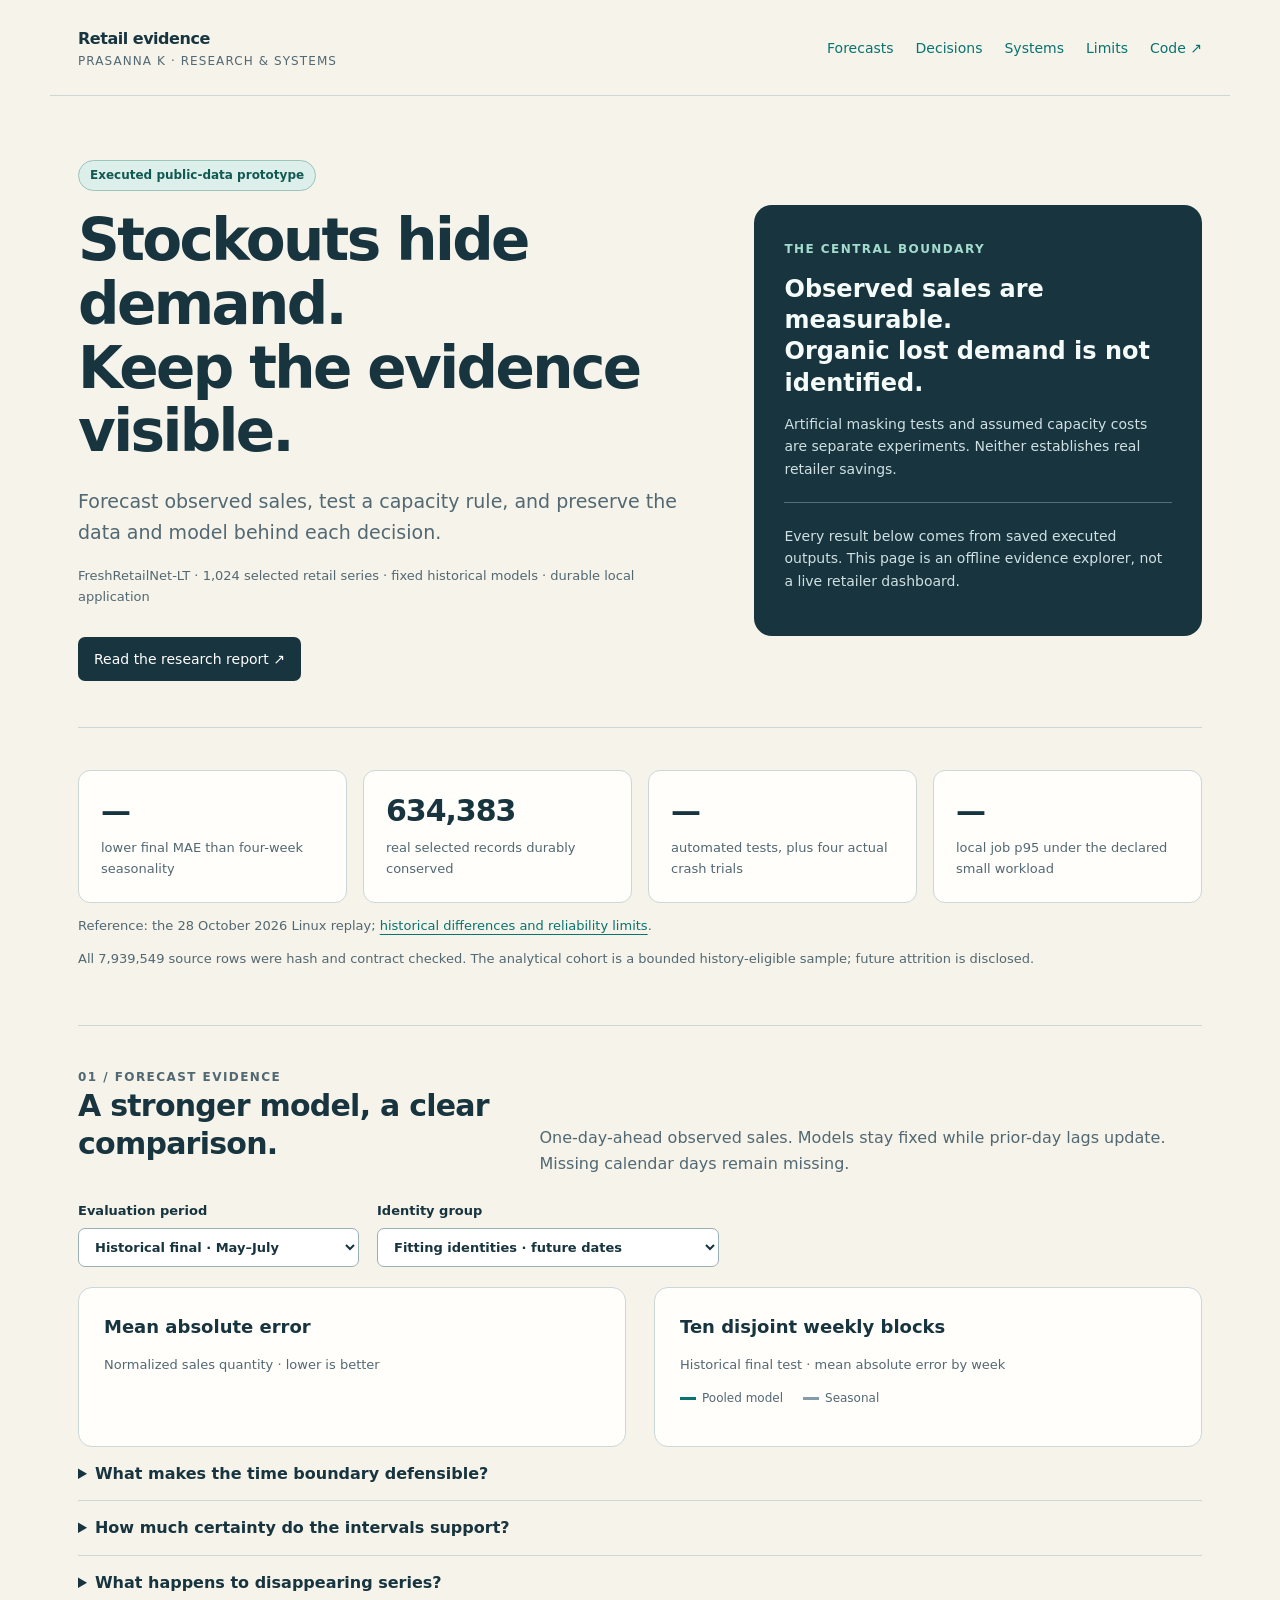
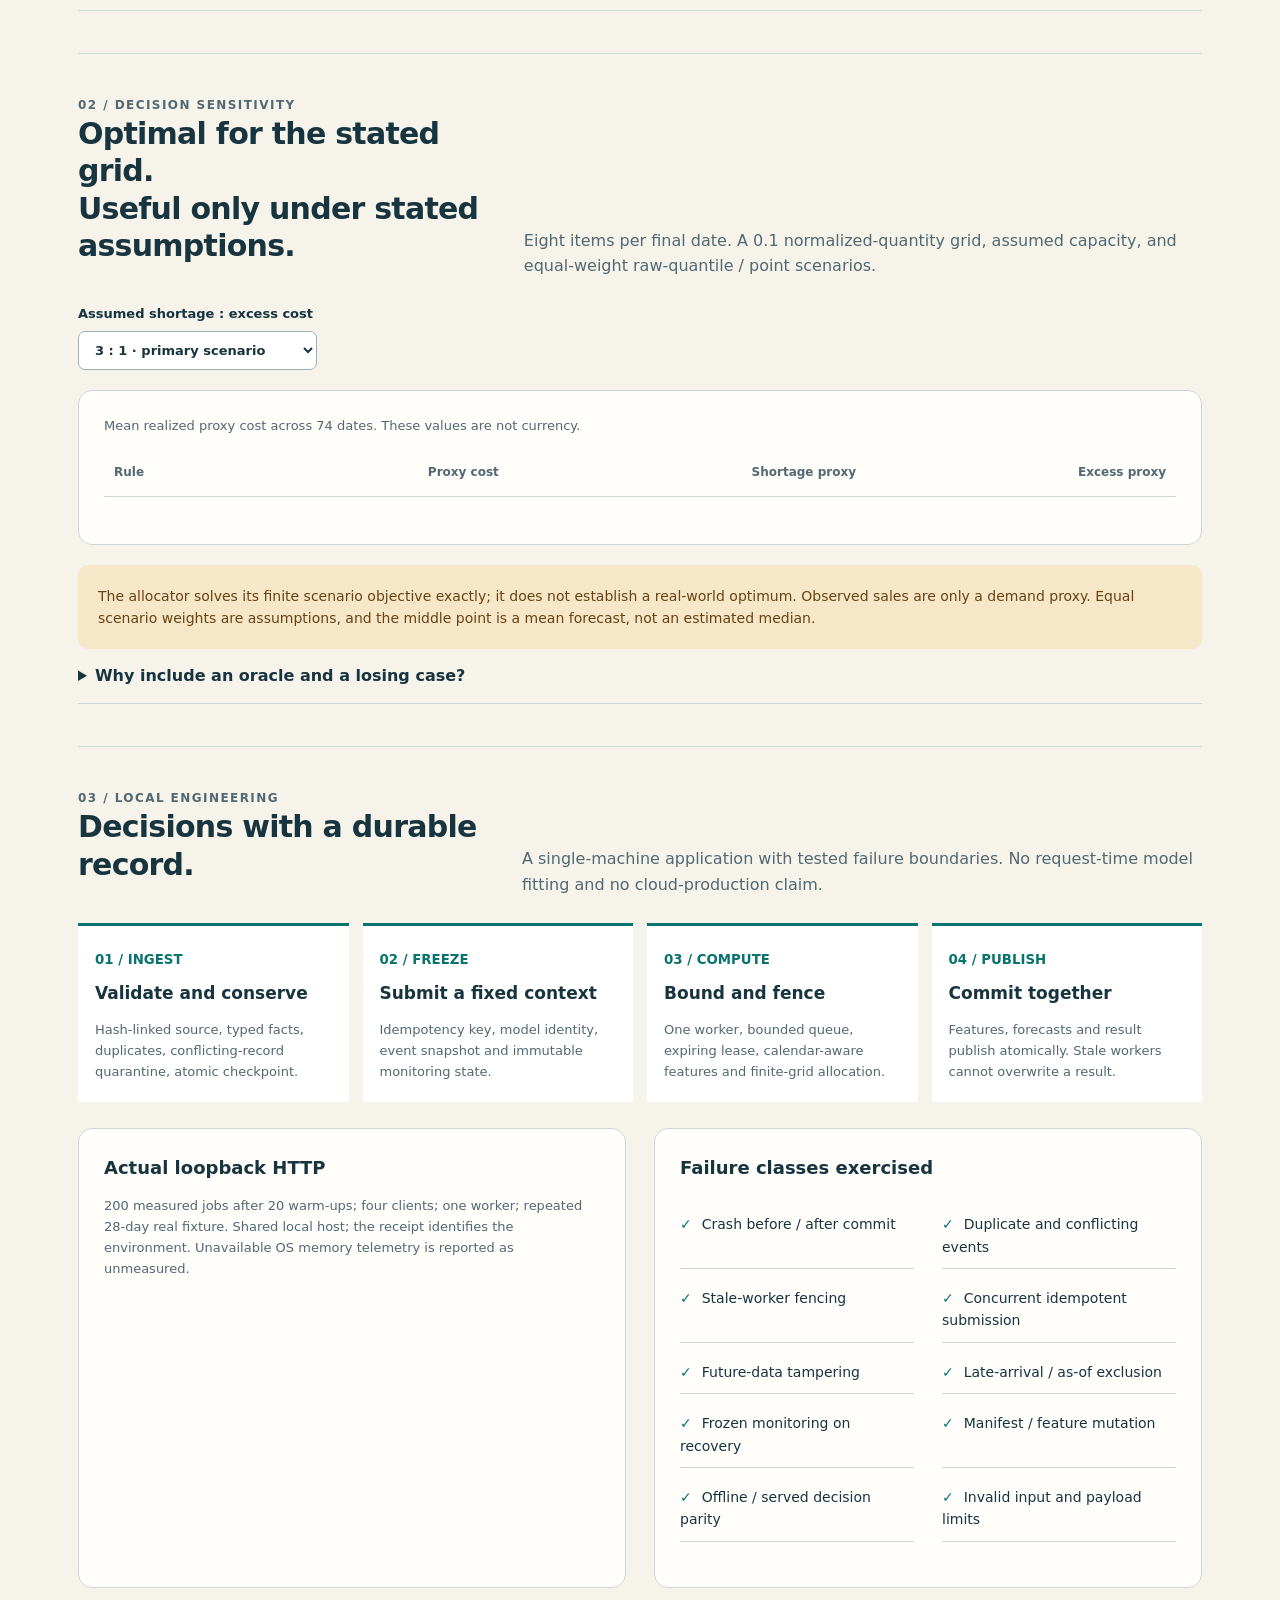
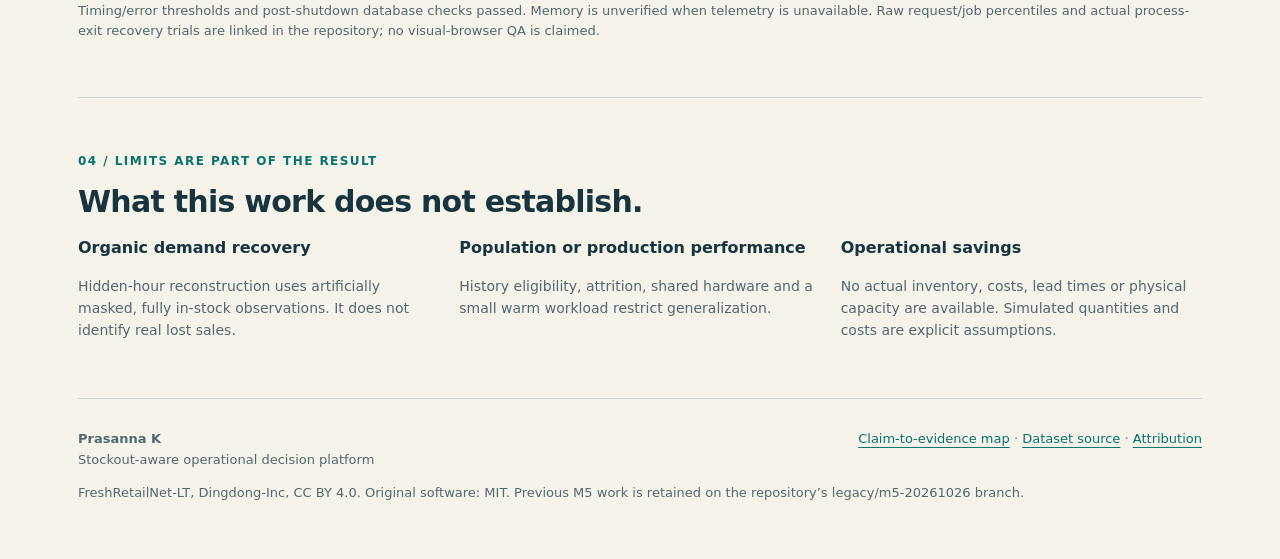
<file: explorer/template.html>
<!doctype html>
<html lang="en"><head><meta charset="utf-8"><meta name="viewport" content="width=device-width,initial-scale=1"><meta name="description" content="Executed public-data research on observed retail sales, stockout boundaries and a durable local capacity-decision service."><title>Stockout-aware decisions | Prasanna K</title><style>
:root{--ink:#17343f;--muted:#526872;--paper:#f5f3ea;--panel:#fffefa;--line:#cbd7d7;--teal:#08736f;--soft:#dcefeb;--amber:#8b4e0e;--gold:#f6e7c8}*{box-sizing:border-box}body{margin:0;background:var(--paper);color:var(--ink);font:16px/1.6 system-ui,-apple-system,Segoe UI,sans-serif}a{color:var(--teal);text-underline-offset:4px}a:focus-visible,select:focus-visible,summary:focus-visible{outline:3px solid #a25a14;outline-offset:4px}header,main,footer{max-width:1180px;margin:auto;padding:0 28px}header{display:flex;align-items:center;justify-content:space-between;gap:24px;padding-top:26px;padding-bottom:24px;border-bottom:1px solid var(--line)}.brand{font-weight:750;letter-spacing:-.03em}.brand small{display:block;color:var(--muted);font-size:12px;font-weight:500;letter-spacing:.09em;text-transform:uppercase}nav{display:flex;gap:22px;flex-wrap:wrap;font-size:14px}nav a{text-decoration:none}.skip{position:absolute;left:24px;top:-80px}.skip:focus{top:4px;background:white;padding:10px}section{padding:42px 0;border-bottom:1px solid var(--line)}.hero{padding:64px 0 46px;display:grid;grid-template-columns:1.4fr 1fr;gap:50px;align-items:center}.eyebrow{font-size:12px;font-weight:750;text-transform:uppercase;letter-spacing:.12em;color:var(--teal)}h1{font-size:clamp(35px,5vw,58px);line-height:1.1;letter-spacing:-.045em;margin:18px 0 22px;font-weight:750}h2{font-size:30px;line-height:1.25;letter-spacing:-.025em;margin:0 0 14px}h3{font-size:18px;margin:0 0 10px}.lead{font-size:19px;color:var(--muted);max-width:660px}.badge{display:inline-block;border:1px solid #9ac4bc;background:var(--soft);color:#125951;border-radius:99px;padding:5px 11px;font-size:12px;font-weight:650}.boundary{background:var(--ink);color:#f5fbf8;border-radius:18px;padding:30px}.boundary .eyebrow{color:#a3dbcc}.boundary strong{display:block;font-size:24px;line-height:1.3;margin:14px 0}.boundary p{color:#d0e0e2;font-size:14px}.boundary hr{border:0;border-top:1px solid #537078;margin:22px 0}.statgrid{display:grid;grid-template-columns:repeat(4,1fr);gap:16px}.stat{background:var(--panel);border:1px solid var(--line);border-radius:12px;padding:22px}.stat .value{display:block;font-size:30px;font-weight:750;line-height:1.2;letter-spacing:-.035em}.stat p{font-size:13px;color:var(--muted);margin:9px 0 0}.sectionhead{display:flex;justify-content:space-between;align-items:flex-end;gap:25px;margin-bottom:25px}.sectionhead p{max-width:680px;color:var(--muted);margin:0}.controls{display:flex;gap:18px;flex-wrap:wrap;margin:20px 0}label{font-size:13px;font-weight:700;display:block}select{display:block;margin-top:6px;border:1px solid #99b0b4;background:white;color:var(--ink);padding:10px 34px 10px 12px;border-radius:7px;min-width:190px;font:inherit}.twocol{display:grid;grid-template-columns:1fr 1fr;gap:28px}.panel{background:var(--panel);border:1px solid var(--line);border-radius:14px;padding:25px}.caption{font-size:13px;color:var(--muted)}.barrow{display:grid;grid-template-columns:140px 1fr 62px;gap:12px;align-items:center;margin:17px 0;font-size:13px}.track{background:#e8edeb;border-radius:5px;overflow:hidden;height:14px}.fill{height:100%;background:#829da6;border-radius:5px}.fill.pooled{background:var(--teal)}.number{font-variant-numeric:tabular-nums;text-align:right}.summary{border-left:3px solid var(--teal);padding-left:15px;margin:22px 0 8px}.tablewrap{overflow-x:auto}table{width:100%;border-collapse:collapse;font-size:14px}caption{text-align:left;font-size:13px;color:var(--muted);margin-bottom:14px}th,td{padding:13px 10px;border-bottom:1px solid var(--line);text-align:right}th:first-child,td:first-child{text-align:left}thead th{font-size:12px;color:var(--muted);font-weight:650}tbody th{font-weight:550}.callout{padding:20px;background:var(--gold);border-radius:10px;color:#694214;font-size:14px;margin-top:20px}.pipeline{display:grid;grid-template-columns:repeat(4,1fr);gap:14px;margin:26px 0}.step{border-top:3px solid var(--teal);background:white;padding:20px 17px}.step small{font-weight:750;color:var(--teal)}.step p{font-size:13px;color:var(--muted);margin-bottom:0}.step strong{display:block;font-size:17px;margin:8px 0}.checks{display:grid;grid-template-columns:1fr 1fr;gap:8px 28px;font-size:14px;margin:20px 0}.checks span{padding:10px 0;border-bottom:1px solid var(--line)}.checks span:before{content:'✓';color:var(--teal);font-weight:750;margin-right:10px}.limits{display:grid;grid-template-columns:repeat(3,1fr);gap:20px}.limits h3{font-size:16px}.limits p{font-size:14px;color:var(--muted)}details{border-bottom:1px solid var(--line);padding:14px 0}summary{font-weight:650;cursor:pointer}details p{font-size:14px;color:var(--muted)}svg{width:100%;height:auto;display:block}.legend{display:flex;gap:20px;font-size:12px;color:var(--muted);margin-top:12px}.dot{display:inline-block;width:16px;height:3px;margin-right:6px;vertical-align:middle}footer{padding-top:30px;padding-bottom:42px;font-size:13px;color:var(--muted)}.footgrid{display:flex;justify-content:space-between;gap:24px;flex-wrap:wrap}.button{display:inline-block;text-decoration:none;background:var(--ink);color:white;border-radius:7px;padding:11px 16px;font-size:14px;margin-top:16px}.provenance{font-size:12px;overflow-wrap:anywhere}noscript{display:block;padding:18px;background:#fff1c9}@media(max-width:800px){header{display:block}nav{margin-top:18px}.hero{grid-template-columns:1fr;gap:25px;padding-top:40px}.statgrid,.pipeline{grid-template-columns:1fr 1fr}.twocol,.limits{grid-template-columns:1fr}.sectionhead{display:block}.sectionhead p{margin-top:12px}}@media(max-width:480px){header,main,footer{padding-left:18px;padding-right:18px}.statgrid{grid-template-columns:1fr 1fr;gap:10px}.stat{padding:16px}.stat .value{font-size:26px}.barrow{grid-template-columns:102px 1fr 51px;gap:8px}.pipeline,.checks{grid-template-columns:1fr}.panel{padding:18px}select{min-width:160px}h2{font-size:27px}}@media print{header nav,.controls{display:none}body{background:white}.hero{padding-top:20px}section{break-inside:avoid}.panel{box-shadow:none}}
</style></head><body><a class="skip" href="#main">Skip to evidence</a><header><div class="brand">Retail evidence<small>Prasanna K · research & systems</small></div><nav aria-label="Page sections"><a href="#evidence">Forecasts</a><a href="#decisions">Decisions</a><a href="#systems">Systems</a><a href="#limits">Limits</a><a href="https://github.com/Prasanna-K-123/demand-inventory">Code ↗</a></nav></header><main id="main"><noscript>Interactive filters need JavaScript. The complete research report and aggregate CSV/JSON evidence are available in the linked repository.</noscript><section class="hero"><div><span class="badge">Executed public-data prototype</span><h1>Stockouts hide demand.<br>Keep the evidence visible.</h1><p class="lead">Forecast observed sales, test a capacity rule, and preserve the data and model behind each decision.</p><p class="caption">FreshRetailNet-LT · 1,024 selected retail series · fixed historical models · durable local application</p><a class="button" href="https://github.com/Prasanna-K-123/demand-inventory/blob/main/docs/RESEARCH_REPORT.md">Read the research report ↗</a></div><aside class="boundary" aria-label="Identification boundary"><span class="eyebrow">The central boundary</span><strong>Observed sales are measurable.<br>Organic lost demand is not identified.</strong><p>Artificial masking tests and assumed capacity costs are separate experiments. Neither establishes real retailer savings.</p><hr><p>Every result below comes from saved executed outputs. This page is an offline evidence explorer, not a live retailer dashboard.</p></aside></section><section aria-label="Headline evidence"><div class="statgrid"><div class="stat"><span class="value" id="headline-gain">—</span><p>lower final MAE than four-week seasonality</p></div><div class="stat"><span class="value">634,383</span><p>real selected records durably conserved</p></div><div class="stat"><span class="value" id="headline-tests">—</span><p>automated tests, plus four actual crash trials</p></div><div class="stat"><span class="value" id="headline-p95">—</span><p>local job p95 under the declared small workload</p></div></div><p class="caption">Reference: the 28 October 2026 Linux replay; <a href="https://github.com/Prasanna-K-123/demand-inventory/blob/main/docs/REPRODUCIBILITY.md">historical differences and reliability limits</a>.</p><p class="caption">All 7,939,549 source rows were hash and contract checked. The analytical cohort is a bounded history-eligible sample; future attrition is disclosed.</p></section><section id="evidence"><div class="sectionhead"><div><p class="eyebrow">01 / Forecast evidence</p><h2>A stronger model, a clear comparison.</h2></div><p>One-day-ahead observed sales. Models stay fixed while prior-day lags update. Missing calendar days remain missing.</p></div><div class="controls"><label for="split">Evaluation period<select id="split"><option value="final">Historical final · May–July</option><option value="official_external">Official external · seven days</option></select></label><label for="identity">Identity group<select id="identity"><option value="fitting_identities">Fitting identities · future dates</option><option value="transfer_holdout">Held-out identities · history available</option></select></label></div><div class="twocol"><article class="panel"><h3>Mean absolute error</h3><p class="caption">Normalized sales quantity · lower is better</p><div id="bars"></div><p class="summary" id="forecast-summary" aria-live="polite"></p><p class="caption" id="coverage-summary"></p></article><article class="panel"><h3>Ten disjoint weekly blocks</h3><p class="caption">Historical final test · mean absolute error by week</p><div id="weekly-chart"></div><div class="legend"><span><i class="dot" style="background:#08736f"></i>Pooled model</span><span><i class="dot" style="background:#829da6"></i>Seasonal</span></div><p class="caption" id="weekly-summary"></p></article></div><details><summary>What makes the time boundary defensible?</summary><p>Fit ends 2024-12-31; validation selects the point model in January–February; interval calibration uses March–April; final scoring begins May 1. The external July 14–20 week is a short additional check. Future realized weather, discounts, activity and stock status are excluded. Model identity binds configuration and serving implementation, and each job freezes both its event and monitoring context.</p></details><details><summary>How much certainty do the intervals support?</summary><p id="uncertainty"></p></details><details><summary>What happens to disappearing series?</summary><p>The original cohort is preserved. Only 656 of 1,024 selected identities appear in the external week. Errors condition on observed, usable rows; neither missing days nor disappeared products are fabricated as zero sales. Held-out identities have historical lags, so this is transfer with history, not cold start.</p></details></section><section id="decisions"><div class="sectionhead"><div><p class="eyebrow">02 / Decision sensitivity</p><h2>Optimal for the stated grid.<br>Useful only under stated assumptions.</h2></div><p>Eight items per final date. A 0.1 normalized-quantity grid, assumed capacity, and equal-weight raw-quantile / point scenarios.</p></div><div class="controls"><label for="cost">Assumed shortage : excess cost<select id="cost"><option value="3">3 : 1 · primary scenario</option><option value="1">1 : 1 · sensitivity</option><option value="5">5 : 1 · sensitivity</option></select></label></div><div class="panel tablewrap"><table><caption>Mean realized proxy cost across 74 dates. These values are not currency.</caption><thead><tr><th scope="col">Rule</th><th scope="col">Proxy cost</th><th scope="col">Shortage proxy</th><th scope="col">Excess proxy</th></tr></thead><tbody id="cost-table"></tbody></table><p class="summary" id="decision-summary" aria-live="polite"></p></div><div class="callout">The allocator solves its finite scenario objective exactly; it does not establish a real-world optimum. Observed sales are only a demand proxy. Equal scenario weights are assumptions, and the middle point is a mean forecast, not an estimated median.</div><details><summary>Why include an oracle and a losing case?</summary><p>The hindsight grid oracle uses future observed sales and is unattainable prospectively. It is a same-grid lower bound, not an implementable competitor. The scenario rule loses to proportional allocation at the 1 : 1 cost ratio. That sensitivity is part of the result.</p></details></section><section id="systems"><div class="sectionhead"><div><p class="eyebrow">03 / Local engineering</p><h2>Decisions with a durable record.</h2></div><p>A single-machine application with tested failure boundaries. No request-time model fitting and no cloud-production claim.</p></div><div class="pipeline"><div class="step"><small>01 / INGEST</small><strong>Validate and conserve</strong><p>Hash-linked source, typed facts, duplicates, conflicting-record quarantine, atomic checkpoint.</p></div><div class="step"><small>02 / FREEZE</small><strong>Submit a fixed context</strong><p>Idempotency key, model identity, event snapshot and immutable monitoring state.</p></div><div class="step"><small>03 / COMPUTE</small><strong>Bound and fence</strong><p>One worker, bounded queue, expiring lease, calendar-aware features and finite-grid allocation.</p></div><div class="step"><small>04 / PUBLISH</small><strong>Commit together</strong><p>Features, forecasts and result publish atomically. Stale workers cannot overwrite a result.</p></div></div><div class="twocol"><article class="panel"><h3>Actual loopback HTTP</h3><div id="benchmark-table"></div><p class="caption">200 measured jobs after 20 warm-ups; four clients; one worker; repeated 28-day real fixture. Shared local host; the receipt identifies the environment. Unavailable OS memory telemetry is reported as unmeasured.</p></article><article class="panel"><h3>Failure classes exercised</h3><div class="checks"><span>Crash before / after commit</span><span>Duplicate and conflicting events</span><span>Stale-worker fencing</span><span>Concurrent idempotent submission</span><span>Future-data tampering</span><span>Late-arrival / as-of exclusion</span><span>Frozen monitoring on recovery</span><span>Manifest / feature mutation</span><span>Offline / served decision parity</span><span>Invalid input and payload limits</span></div></article></div><p class="caption">Timing/error thresholds and post-shutdown database checks passed. Memory is unverified when telemetry is unavailable. Raw request/job percentiles and actual process-exit recovery trials are linked in the repository; no visual-browser QA is claimed.</p></section><section id="limits"><p class="eyebrow">04 / Limits are part of the result</p><h2>What this work does not establish.</h2><div class="limits"><article><h3>Organic demand recovery</h3><p>Hidden-hour reconstruction uses artificially masked, fully in-stock observations. It does not identify real lost sales.</p></article><article><h3>Population or production performance</h3><p>History eligibility, attrition, shared hardware and a small warm workload restrict generalization.</p></article><article><h3>Operational savings</h3><p>No actual inventory, costs, lead times or physical capacity are available. Simulated quantities and costs are explicit assumptions.</p></article></div></section></main><footer><div class="footgrid"><div><strong>Prasanna K</strong><br>Stockout-aware operational decision platform</div><div><a href="https://github.com/Prasanna-K-123/demand-inventory/blob/main/docs/CLAIM_MAP.md">Claim-to-evidence map</a> · <a href="https://huggingface.co/datasets/Dingdong-Inc/FreshRetailNet-LT">Dataset source</a> · <a href="https://github.com/Prasanna-K-123/demand-inventory/blob/main/DATA_LICENSE.md">Attribution</a></div></div><p class="provenance" id="provenance"></p><p>FreshRetailNet-LT, Dingdong-Inc, CC BY 4.0. Original software: MIT. Previous M5 work is retained on the repository’s legacy/m5-20261026 branch.</p></footer><script id="evidence-data" type="application/json">__DATA__</script><script>
'use strict';
const D=JSON.parse(document.getElementById('evidence-data').textContent), $=id=>document.getElementById(id), fmt=(v,n=3)=>Number(v).toFixed(n);
$('headline-gain').textContent=fmt(D.summary.primary.relative_mae_reduction_vs_seasonal*100,1)+'%';$('headline-tests').textContent=D.summary.systems.automated_tests;$('headline-p95').textContent=fmt(D.benchmark.job_end_to_end.p95_ms,0)+' ms';
$('uncertainty').textContent='The exploratory moving-block bootstrap resamples seven-day blocks of daily paired errors, preserving cross-series dependence within each day. Its 95% interval for pooled-minus-seasonal daily MAE is ['+D.summary.uncertainty.ci95_percentile.map(x=>fmt(x,4)).join(', ')+']. Temporal dependence prevents an automatic exchangeability coverage guarantee. Later calibration is never reported as available during the validation period.';
function forecasts(){let split=$('split').value,identity=$('identity').value,rows=D.metrics.filter(x=>x.split===split&&x.identity_split===identity),max=Math.max(...rows.map(x=>x.mae));$('bars').innerHTML=Object.keys(D.labels).map(k=>{const r=rows.find(x=>x.model===k);return '<div class="barrow"><span>'+D.labels[k]+'</span><div class="track" aria-hidden="true"><div class="fill '+(k==='pooled_poisson'?'pooled':'')+'" style="width:'+100*r.mae/max+'%"></div></div><strong class="number">'+fmt(r.mae,4)+'</strong></div>';}).join('');let p=rows.find(x=>x.model==='pooled_poisson'),s=rows.find(x=>x.model==='seasonal_4week_fallback_mean_28'),c=D.intervals.find(x=>x.split===split&&x.identity_split===identity);$('forecast-summary').textContent=fmt((1-p.mae/s.mae)*100,1)+'% lower MAE than seasonality across '+p.n.toLocaleString()+' observed usable rows.';$('coverage-summary').textContent='Nominal 80% interval: '+fmt(c.coverage80*100,1)+'% observed coverage; mean width '+fmt(c.mean_width)+'.';weekly(identity);}
function weekly(identity){const rows=D.weekly.filter(x=>x.identity_split===identity&&x.full_seven_day_block),p=rows.filter(x=>x.model==='pooled_poisson').sort((a,b)=>a.block-b.block),s=rows.filter(x=>x.model==='seasonal_4week_fallback_mean_28').sort((a,b)=>a.block-b.block),max=Math.max(...p.concat(s).map(x=>x.mae))*1.15;let W=480,H=240,L=42,R=15,T=15,B=36;const x=i=>L+i*(W-L-R)/(p.length-1),y=v=>H-B-v/max*(H-T-B);let svg='<svg viewBox="0 0 480 240" role="img" aria-labelledby="weekly-title weekly-desc"><title id="weekly-title">Weekly forecast error comparison</title><desc id="weekly-desc">Ten non-overlapping historical weeks; pooled model and four-week seasonality mean absolute error in normalized sales.</desc>';for(let i=0;i<=3;i++){let v=max*i/3,yy=y(v);svg+='<line x1="42" y1="'+yy+'" x2="465" y2="'+yy+'" stroke="#d4dede"/><text x="36" y="'+(yy+4)+'" text-anchor="end" font-size="11" fill="#526872">'+fmt(v,2)+'</text>';}[[s,'#829da6'],[p,'#08736f']].forEach(([r,color])=>{svg+='<polyline fill="none" stroke="'+color+'" stroke-width="3" points="'+r.map((a,i)=>x(i)+','+y(a.mae)).join(' ')+'"/>';});[0,4,9].forEach(i=>{svg+='<text x="'+x(i)+'" y="231" text-anchor="middle" font-size="11" fill="#526872">'+p[i].start.slice(5)+'</text>';});svg+='</svg>';$('weekly-chart').innerHTML=svg;let wins=p.filter((a,i)=>a.mae<s[i].mae).length;$('weekly-summary').textContent='Pooled beats seasonality in '+wins+' / '+p.length+' full weeks for this identity group. Four remaining final dates are excluded from this weekly chart.';}
function costs(){const c=Number($('cost').value),rows=D.decisions.filter(x=>x.shortage_weight===c),names={scenario_dp:'Scenario DP',proportional_point:'Proportional point',hindsight_grid_oracle:'Hindsight grid oracle'};$('cost-table').innerHTML=Object.entries(names).map(([k,label])=>{let r=rows.find(x=>x.policy===k);return '<tr><th scope="row">'+label+'</th><td>'+fmt(r.mean_proxy_cost,4)+'</td><td>'+fmt(r.mean_shortage,4)+'</td><td>'+fmt(r.mean_excess,4)+'</td></tr>';}).join('');let d=rows.find(x=>x.policy==='scenario_dp').mean_proxy_cost,p=rows.find(x=>x.policy==='proportional_point').mean_proxy_cost;$('decision-summary').textContent='Scenario DP has '+fmt(Math.abs(d/p-1)*100,2)+'% '+(d<p?'lower':'higher')+' realized proxy cost than proportional allocation at this assumed ratio.';}
const b=D.benchmark;$('benchmark-table').innerHTML='<table><caption>Measured local workload</caption><tbody>'+[['Job p50 / p95 / p99',fmt(b.job_end_to_end.p50_ms,0)+' / '+fmt(b.job_end_to_end.p95_ms,0)+' / '+fmt(b.job_end_to_end.p99_ms,0)+' ms'],['Throughput',fmt(b.jobs_per_second,2)+' jobs/s'],['Peak server-tree RSS',b.peak_server_process_tree_rss_mb===null?'Unmeasured':fmt(b.peak_server_process_tree_rss_mb,1)+' MiB'],['Completed / errors',b.completed_jobs+' / '+b.errors.length],['Allocation parity',b.offline_service_allocation_identical?'Exact quantities, zero objective error':'See receipt']].map(([k,v])=>'<tr><th scope="row">'+k+'</th><td>'+v+'</td></tr>').join('')+'</tbody></table>';$('provenance').textContent='Model configuration '+D.summary.model_version+' · Protocol SHA256 '+D.summary.protocol_sha256;
$('split').addEventListener('change',forecasts);$('identity').addEventListener('change',forecasts);$('cost').addEventListener('change',costs);forecasts();costs();
</script></body></html>
</file>
